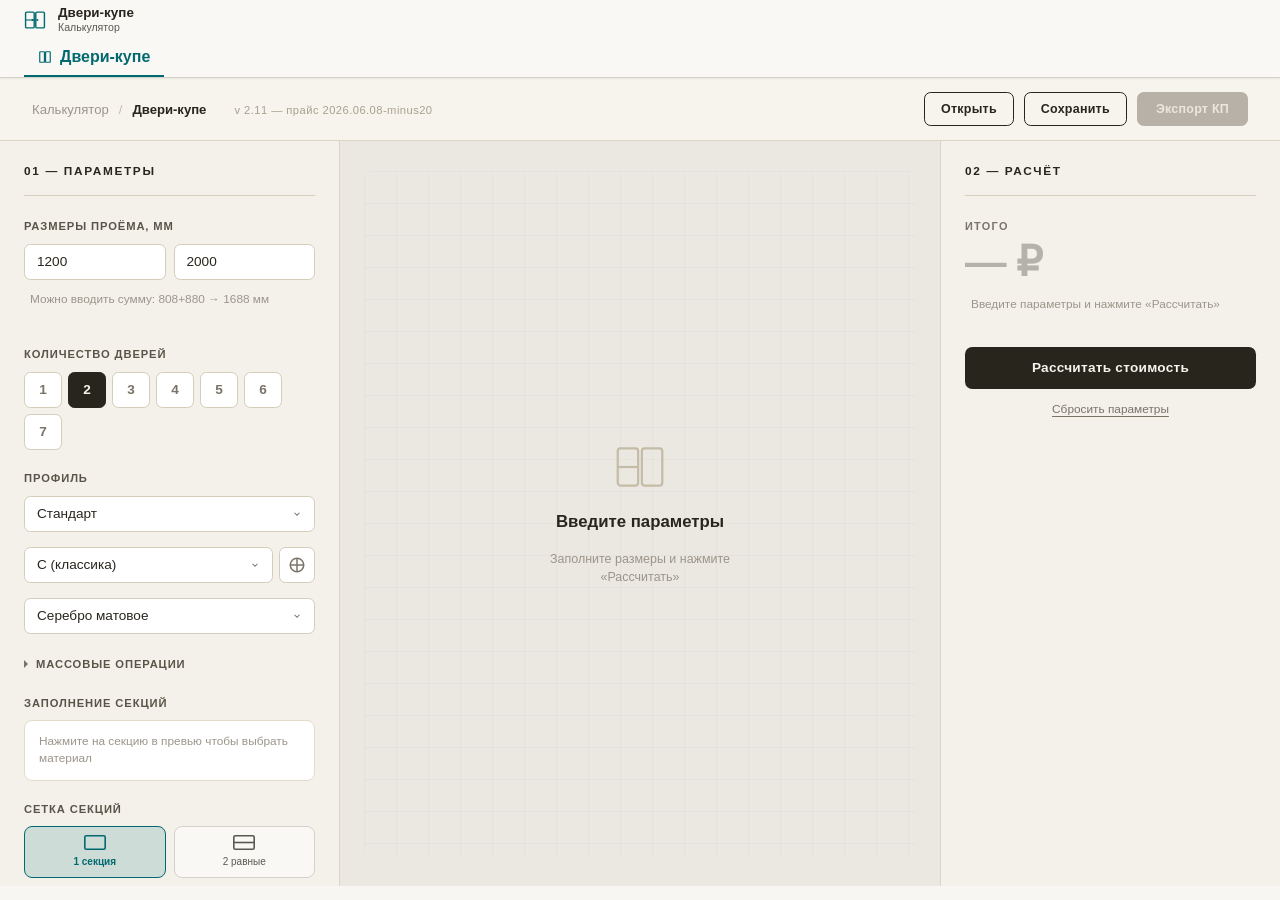
<file: index.html>
<!DOCTYPE html>
<html lang="ru" data-theme="light">
<head>
<meta charset="UTF-8">
<meta name="viewport" content="width=device-width, initial-scale=1.0">
<title>Калькулятор дверей-купе</title>
<!-- Шрифт Satoshi (Fontshare CDN) отключён — приложение работает оффлайн с USB.
     Fallback: Helvetica Neue → Arial → системный sans-serif. См. --font в css/main.css. -->
<link rel="stylesheet" href="css/main.css?v=20260930c">
</head>
<body>

<!-- ============================================================
     HEADER
     ============================================================ -->
<header class="hdr">
  <div class="hdr-top">
    <a class="logo" href="#">
      <svg width="28" height="28" viewBox="0 0 28 28" fill="none">
        <rect x="2" y="4" width="11" height="20" rx="1.5" stroke="currentColor" stroke-width="1.8"/>
        <rect x="15" y="4" width="11" height="20" rx="1.5" stroke="currentColor" stroke-width="1.8"/>
        <line x1="2" y1="14" x2="13" y2="14" stroke="currentColor" stroke-width="1.4"/>
        <circle cx="11" cy="14" r="1.4" fill="currentColor"/>
        <circle cx="17" cy="14" r="1.4" fill="currentColor"/>
      </svg>
      <div>
        <div class="logo-name">Двери-купе</div>
        <div class="logo-tag">Калькулятор</div>
      </div>
    </a>
    <!-- v1.3.2: переключатель темы удалён (тёмная тема не используется в B2B-калькуляторе) -->
    <div class="hdr-actions"></div>
  </div>
  <nav class="nav-tabs" id="navTabs">
    <a class="nav-tab active" href="#kupe" data-tab="kupe">
      <svg viewBox="0 0 24 24" fill="none" stroke="currentColor" stroke-width="2"><rect x="3" y="3" width="8" height="18" rx="1"/><rect x="13" y="3" width="8" height="18" rx="1"/></svg>
      Двери-купе
    </a>
  </nav>
</header>

<!-- ============================================================
     MODULE: ДВЕРИ-КУПЕ — 3-column редизайн (Phase 5)
     ============================================================ -->
<div class="module-page active" id="page-kupe">

  <!-- Top bar -->
  <div class="kupe-topbar">
    <div class="kupe-bc">
      <span class="kupe-bc-muted">Калькулятор</span>
      <span class="kupe-bc-sep">/</span>
      <span class="kupe-bc-current">Двери-купе</span>
      <span class="kupe-bc-version" id="kupeVersion">v 2.11 — 2026.09.30</span>
    </div>
    <div class="kupe-topbar-actions">
      <button class="kupe-btn-out" onclick="kupeOpenDraftsList()" title="Открыть сохранённый">Открыть</button>
      <button class="kupe-btn-out" onclick="kupeSaveDraft()" title="Сохранить в localStorage">Сохранить</button>
      <button class="kupe-btn-fill" id="kupeExportKPBtn" onclick="openKP()" disabled title="Сначала рассчитайте стоимость">Экспорт КП</button>
    </div>
  </div>

  <!-- 3-колонная сетка -->
  <div class="kupe-3col">

    <!-- LEFT: 01 — ПАРАМЕТРЫ -->
    <aside class="kupe-col kupe-col-left" id="panelForm">
      <div class="kupe-col-head">01 — ПАРАМЕТРЫ</div>

      <div id="kupeForm" class="kupe-form-list">

        <div class="kupe-sec">
          <div class="kupe-sec-lbl">Размеры проёма, мм</div>
          <div class="kupe-row-2">
            <input class="kupe-inp" id="width" type="text" data-dimension-sum value="1200" placeholder="Ширина" aria-label="Ширина проёма, мм" aria-describedby="dimensionHint widthError" autocomplete="off" spellcheck="false">
            <input class="kupe-inp" id="height" type="text" data-dimension-sum value="2000" placeholder="Высота" aria-label="Высота проёма, мм" aria-describedby="dimensionHint heightError" autocomplete="off" spellcheck="false">
          </div>
          <div class="kupe-hint" id="dimensionHint">Можно вводить сумму: 808+880 → 1688 мм</div>
          <div class="kupe-dimension-error" id="widthError" role="alert"></div>
          <div class="kupe-dimension-error" id="heightError" role="alert"></div>
        </div>

        <div class="kupe-sec">
          <div class="kupe-sec-lbl">Количество дверей</div>
          <div class="kupe-chips" id="doorCountChips">
            <button class="kupe-chip" data-val="1">1</button>
            <button class="kupe-chip kupe-chip-active" data-val="2">2</button>
            <button class="kupe-chip" data-val="3">3</button>
            <button class="kupe-chip" data-val="4">4</button>
            <button class="kupe-chip" data-val="5">5</button>
            <button class="kupe-chip" data-val="6">6</button>
            <button class="kupe-chip" data-val="7">7</button>
          </div>
          <select id="doorCount" style="display:none" onchange="onDoorCountChange()">
            <option value="1">1</option><option value="2" selected>2</option>
            <option value="3">3</option><option value="4">4</option>
            <option value="5">5</option><option value="6">6</option>
            <option value="7">7</option>
          </select>
        </div>

        <div id="singlePartRow" style="display:none">
          <div class="tog-row partition-row">
            <div>
              <div class="tog-lbl" style="display:flex;align-items:center;gap:6px;color:var(--color-primary)">
                <svg width="14" height="14" viewBox="0 0 24 24" fill="none" stroke="currentColor" stroke-width="2"><rect x="3" y="3" width="8" height="18" rx="1.5"/><rect x="13" y="3" width="8" height="18" rx="1.5" opacity=".35" stroke-dasharray="3 2"/></svg>
                Одиночная перегородка
              </div>
              <div class="tog-desc">Оплачивается 1 дверь</div>
            </div>
            <label class="toggle"><input type="checkbox" id="singlePartition"><span class="t-slider"></span></label>
          </div>
        </div>

        <div class="kupe-sec">
          <div class="kupe-sec-lbl">Профиль</div>
          <select class="kupe-sel" id="profileFamily" onchange="onProfileFamilyChange()" title="Семейство профилей"></select>
          <div class="profile-with-preview" style="margin-top:8px">
            <select class="kupe-sel" id="profileSystem" onchange="onProfileSystemChange()" title="Конкретный профиль семейства" style="flex:1"></select>
            <button class="btn-icon profile-sec-btn" type="button" onclick="showProfileSection()" title="Показать сечение профиля">
              <svg width="18" height="18" viewBox="0 0 24 24" fill="none" stroke="currentColor" stroke-width="2"><circle cx="12" cy="12" r="9"/><line x1="12" y1="3" x2="12" y2="21"/><line x1="3" y1="12" x2="21" y2="12"/></svg>
            </button>
          </div>
          <select class="kupe-sel" id="profileColor" onchange="onProfileColorChange()" style="margin-top:8px" title="Цвет профиля"></select>
          <input type="hidden" id="profMarkup" value="0">
        </div>

        <div class="kupe-sec" id="bulkPanel">
          <details class="bulk-details">
            <summary class="kupe-sec-lbl bulk-summary">Массовые операции</summary>
            <div class="bulk-actions">
              <div class="bulk-row bulk-row-stack">
                <select class="kupe-sel" id="bulkFillSel" title="Материал для массовой замены"></select>
                <button class="btn-secondary bulk-btn" type="button" onclick="bulkApplyFillToAll()">Применить ко всем дверям</button>
              </div>
              <div class="bulk-row bulk-row-copy">
                <span class="bulk-lbl">Скопировать дверь</span>
                <select class="kupe-sel bulk-inline-sel" id="bulkCopyFrom" title="Откуда"></select>
                <span class="bulk-arrow">→</span>
                <select class="kupe-sel bulk-inline-sel" id="bulkCopyTo" title="Куда"></select>
                <button class="btn-secondary bulk-btn bulk-btn-sm" type="button" onclick="bulkCopyDoor()">Копировать</button>
              </div>
              <div class="bulk-row bulk-row-stack">
                <button class="btn-secondary bulk-btn" type="button" onclick="bulkResetDividers()" title="Распределить разделители всех дверей равномерно по высоте">Сбросить разделители всех дверей</button>
                <button class="btn-secondary bulk-btn bulk-btn-danger" type="button" onclick="bulkClearAllFills()" title="Сбросить все полотна на материал по умолчанию">Очистить все полотна</button>
              </div>
            </div>
          </details>
        </div>

        <div class="kupe-sec">
          <div class="kupe-sec-lbl">Заполнение секций</div>
          <div class="kupe-fills-list" id="kupeFillsList">
            <div class="kupe-hint">Нажмите на секцию в превью чтобы выбрать материал</div>
          </div>
        </div>

        <div class="kupe-sec">
          <div class="kupe-sec-lbl">Сетка секций</div>
          <div class="sect-grid" id="sectionsGrid"></div>
          <div id="dividersBlock" style="display:none;flex-direction:column;gap:var(--sp3);margin-top:8px"></div>
        </div>

        <div class="kupe-sec">
          <div class="kupe-sec-lbl">Фурнитура и работа</div>
          <div class="tog-row">
            <div>
              <div class="tog-lbl">Доводчик</div>
              <div class="tog-desc" id="softClosePrice">+5 600 ₽ за дверь</div>
            </div>
            <label class="toggle"><input type="checkbox" id="softClose"><span class="t-slider"></span></label>
          </div>
          <div class="tog-row" id="complexRow" style="display:none;margin-top:6px">
            <div>
              <div class="tog-lbl">Сложная сборка <span class="badge badge-w" style="margin-left:5px">Авто</span></div>
              <div class="tog-desc" id="complexDesc">+6 000 ₽ за дверь (более 4 вставок)</div>
            </div>
            <label class="toggle"><input type="checkbox" id="complexWork" disabled checked><span class="t-slider"></span></label>
          </div>
        </div>

        <input type="hidden" id="fillMarkup" value="0">

      </div><!-- /kupeForm -->

      <!-- SECTION EDITOR -->
      <div id="sectionEditor" style="display:none;flex-direction:column;gap:var(--sp4)">
        <!-- v1.3 — Заметная кнопка возврата к основной форме -->
        <button class="sec-back-btn" type="button" onclick="closeSectionEditor()">
          <svg width="16" height="16" viewBox="0 0 24 24" fill="none" stroke="currentColor" stroke-width="2.4"><polyline points="15 18 9 12 15 6"/></svg>
          <span>Назад к параметрам</span>
        </button>
        <!-- v1.2 — Door tabs (быстрое переключение между дверями) -->
        <div id="doorEditTabs" class="door-edit-tabs"></div>
        <!-- v1.2 — Per-door section grid override -->
        <div id="doorSectOptCard" class="card" style="display:none">
          <div class="card-body" style="gap:8px">
            <div class="dso-head">
              <div class="dso-title">Сетка секций · <span id="dsoDoorNum">Дверь 1</span></div>
              <label class="toggle dso-toggle"><input type="checkbox" id="doorSectIndiv" onchange="onToggleDoorSectIndiv()"><span class="t-slider"></span></label>
            </div>
            <div id="dsoCurrentLabel" class="dso-current"></div>
            <div id="doorSectGrid" class="sect-grid" style="display:none"></div>
            <button id="dsoApplyAll" class="btn-secondary" type="button" onclick="applySectOptToAllDoors()" style="display:none;margin-top:6px">Применить эту сетку ко всем дверям</button>
          </div>
        </div>
        <div class="card">
          <div class="card-head" style="display:flex;align-items:center;gap:var(--sp3);padding:var(--sp3) var(--sp4)">
            <div class="card-title" id="sectionEditorTitle">Дверь 1</div>
          </div>
          <div class="card-body" style="padding-top:0;max-height:440px;overflow-y:auto">
            <input type="search" id="matSearch" class="kupe-mat-search" placeholder="🔍 Поиск материала..." oninput="filterMaterials(this.value)">
            <div id="sectionMaterialList"></div>
          </div>
        </div>
        <div class="card" id="texRotCard" style="display:none" title="Поворачивает текстуру ЛДСП на 90°. Используется когда дверь шире 1830 мм — длина листа (2750 мм) пойдёт по горизонтали.">
          <div class="card-body">
            <div class="tog-row" id="texRotRow">
              <div>
                <div class="tog-lbl">Горизонтальная укладка ЛДСП</div>
                <div class="tog-desc" id="texRotDesc">Лист 2750×1830 мм · поворот текстуры на 90°</div>
              </div>
              <label class="toggle" title="Применяется когда дверь шире 1830 мм"><input type="checkbox" id="texRotToggle" onchange="onTexRotToggle()"><span class="t-slider"></span></label>
            </div>
          </div>
        </div>
        <div class="card" id="filmCard">
          <div class="card-body">
            <div class="tog-row" id="filmRow">
              <div>
                <div class="tog-lbl">Защитная плёнка</div>
                <div class="tog-desc" id="filmDesc">Армировочная · 240 ₽/м²</div>
              </div>
              <label class="toggle"><input type="checkbox" id="filmToggle"><span class="t-slider"></span></label>
            </div>
          </div>
        </div>
        <div class="card sec-actions-sticky">
          <div class="card-body" style="display:flex;gap:var(--sp2);flex-direction:column">
            <button class="btn-secondary sec-apply-btn" onclick="applyToAllSections()">Применить ко всем&nbsp;секциям этой двери</button>
            <button class="btn-secondary sec-apply-btn" onclick="applyToAllDoors()">Применить ко всем&nbsp;дверям</button>
          </div>
        </div>
      </div>
    </aside>

    <!-- CENTER: визуализация -->
    <main class="kupe-col kupe-col-center" id="kupeVizCol">
      <div class="kupe-viz-stage" id="kupeVizStage">
        <div class="kupe-empty" id="emptyState">
          <svg width="52" height="52" viewBox="0 0 28 28" fill="none" stroke="currentColor" stroke-width="1.2"><rect x="2" y="4" width="11" height="20" rx="1.5"/><rect x="15" y="4" width="11" height="20" rx="1.5"/><line x1="2" y1="14" x2="13" y2="14"/></svg>
          <h3>Введите параметры</h3>
          <p>Заполните размеры и нажмите «Рассчитать»</p>
        </div>
        <div class="kupe-viz-area" id="kupeVizArea" style="display:none">
          <div class="viz-room" id="vizRoom"></div>
          <div class="kupe-proj-badge" id="kupeProjBadge">
            <div class="kupe-proj-num">ПРОЕКТ № <span id="kupeProjNum">—</span></div>
            <div class="kupe-proj-meta" id="kupeProjMeta">— × — мм · — ДВЕРЕЙ</div>
          </div>
        </div>
      </div>
    </main>

    <!-- RIGHT: 02 — РАСЧЁТ -->
    <aside class="kupe-col kupe-col-right" id="resultPanel">
      <div class="kupe-col-head">02 — РАСЧЁТ</div>

      <div id="kupeResultEmpty">
        <div class="kupe-hero-lbl">ИТОГО</div>
        <div class="kupe-hero-price" style="opacity:.3">— ₽</div>
        <div class="kupe-hint" style="margin-bottom:16px">Введите параметры и нажмите «Рассчитать»</div>
        <button class="kupe-btn-calc" onclick="calculate()">Рассчитать стоимость</button>
        <button class="kupe-btn-link" onclick="resetForm()">Сбросить параметры</button>
      </div>

      <div id="resultContent" style="display:none;flex-direction:column;gap:var(--sp4)"></div>
    </aside>

  </div>

  <!-- v1.4: мобильная нижняя панель — видна только на экранах ≤768px -->
  <div class="kupe-mobile-bar" id="kupeMobileBar">
    <button type="button" class="kupe-mbar-total" onclick="kupeMobileScrollResults()" title="К деталям расчёта">
      <span class="kupe-mbar-lbl">Итого</span>
      <span class="kupe-mbar-price" id="kupeMobileTotal">— ₽</span>
    </button>
    <button type="button" class="kupe-mbar-calc" onclick="kupeMobileCalc()">Рассчитать</button>
  </div>
</div>

<!-- Profile section modal -->
<div id="profileSectionModal" class="psec-modal" style="display:none">
  <div class="psec-modal-backdrop" onclick="closeProfileSection()"></div>
  <div class="psec-modal-panel">
    <div class="psec-modal-bar">
      <span class="psec-modal-title" id="psecModalTitle">Сечение профиля</span>
      <button class="psec-modal-close" type="button" onclick="closeProfileSection()" aria-label="Закрыть">✕</button>
    </div>
    <div class="psec-modal-body">
      <div class="psec-modal-img-wrap">
        <img id="psecModalImg" alt="Сечение профиля" class="psec-modal-img">
        <div id="psecModalPlaceholder" class="psec-modal-placeholder" style="display:none">
          <svg width="48" height="48" viewBox="0 0 24 24" fill="none" stroke="currentColor" stroke-width="1.4"><circle cx="12" cy="12" r="9"/><line x1="12" y1="3" x2="12" y2="21"/><line x1="3" y1="12" x2="21" y2="12"/></svg>
          <p>Сечение для этой системы пока не добавлено в каталог.</p>
          <p class="psec-modal-placeholder-hint">Будет извлечено из техкаталога Аристо в следующих обновлениях.</p>
        </div>
      </div>
      <div class="psec-modal-meta" id="psecModalMeta"></div>
      <div class="psec-modal-desc" id="psecModalDesc"></div>
    </div>
  </div>
</div>

<!-- v1.5: модал «Заказать дверь» — CTA для клиентов -->
<div id="orderModal" class="psec-modal" style="display:none">
  <div class="psec-modal-backdrop" onclick="closeOrderModal()"></div>
  <div class="psec-modal-panel">
    <div class="psec-modal-bar">
      <span class="psec-modal-title">Заказать дверь</span>
      <button class="psec-modal-close" type="button" onclick="closeOrderModal()" aria-label="Закрыть">✕</button>
    </div>
    <div class="psec-modal-body">
      <p class="order-lead">Понравился расчёт? Отправьте его нам — менеджер свяжется, уточнит замер и оформит заказ.</p>
      <div class="order-phone-row">
        <span>Max&nbsp;/&nbsp;телефон:</span>
        <a id="orderPhoneLink" class="order-phone" href="tel:+79101404291">+7 910 140-42-91</a>
      </div>
      <pre id="orderText" class="order-text"></pre>
      <div class="order-actions">
        <button type="button" class="order-btn order-btn-max" id="orderMaxBtn" style="display:none" onclick="orderOpenMessenger('max')">Написать в Max</button>
        <button type="button" class="order-btn order-btn-tg" id="orderTgBtn" style="display:none" onclick="orderOpenMessenger('tg')">Написать в Telegram</button>
        <button type="button" class="kupe-btn-fill order-btn" onclick="orderShare()">Отправить через другое приложение…</button>
        <button type="button" class="kupe-btn-out order-btn" id="orderCopyBtn" onclick="orderCopy()">Скопировать текст</button>
      </div>
      <p class="order-hint" id="orderHint">Кнопки мессенджеров откроют чат с нами — расчёт уже скопирован, просто вставьте его в сообщение и отправьте.</p>
    </div>
  </div>
</div>

<!-- KP modal -->
<div id="kpDocument">
  <div class="kp-modal-bar">
    <span style="font-weight:600;font-size:.9rem;color:#333">Коммерческое предложение — предпросмотр</span>
    <div class="kp-modal-actions">
      <button class="kp-btn-print" onclick="window.print()">
        <svg width="16" height="16" viewBox="0 0 24 24" fill="none" stroke="currentColor" stroke-width="2.2"><polyline points="6 9 6 2 18 2 18 9"/><path d="M6 18H4a2 2 0 0 1-2-2v-5a2 2 0 0 1 2-2h16a2 2 0 0 1 2 2v5a2 2 0 0 1-2 2h-2"/><rect x="6" y="14" width="12" height="8"/></svg>
        Печать / PDF
      </button>
      <button class="kp-btn-close" onclick="closeKP()">✕ Закрыть</button>
    </div>
  </div>
  <div class="kp-page" id="kpPageContent"></div>
</div>

<!-- 1. Данные -->
<script src="data/fillings.js?v=20260930c"></script>
<script src="data/profiles.js?v=20260930c"></script>
<script src="data/lamarty.js?v=20260930c"></script>
<script src="data/profile-sections.js?v=20260930c"></script>

<!-- 2. Утилиты и store -->
<script src="js/utils.js?v=20260930c"></script>
<script src="js/store.js?v=20260930c"></script>

<!-- 3. Router -->
<script src="js/router.js?v=20260930c"></script>

<!-- 4. Shared layers -->
<script src="js/shared-kp.js?v=20260930c"></script>

<!-- 5. Модуль купе -->
<script src="js/kupe.js?v=20260930c"></script>
</body>
</html>
</file>
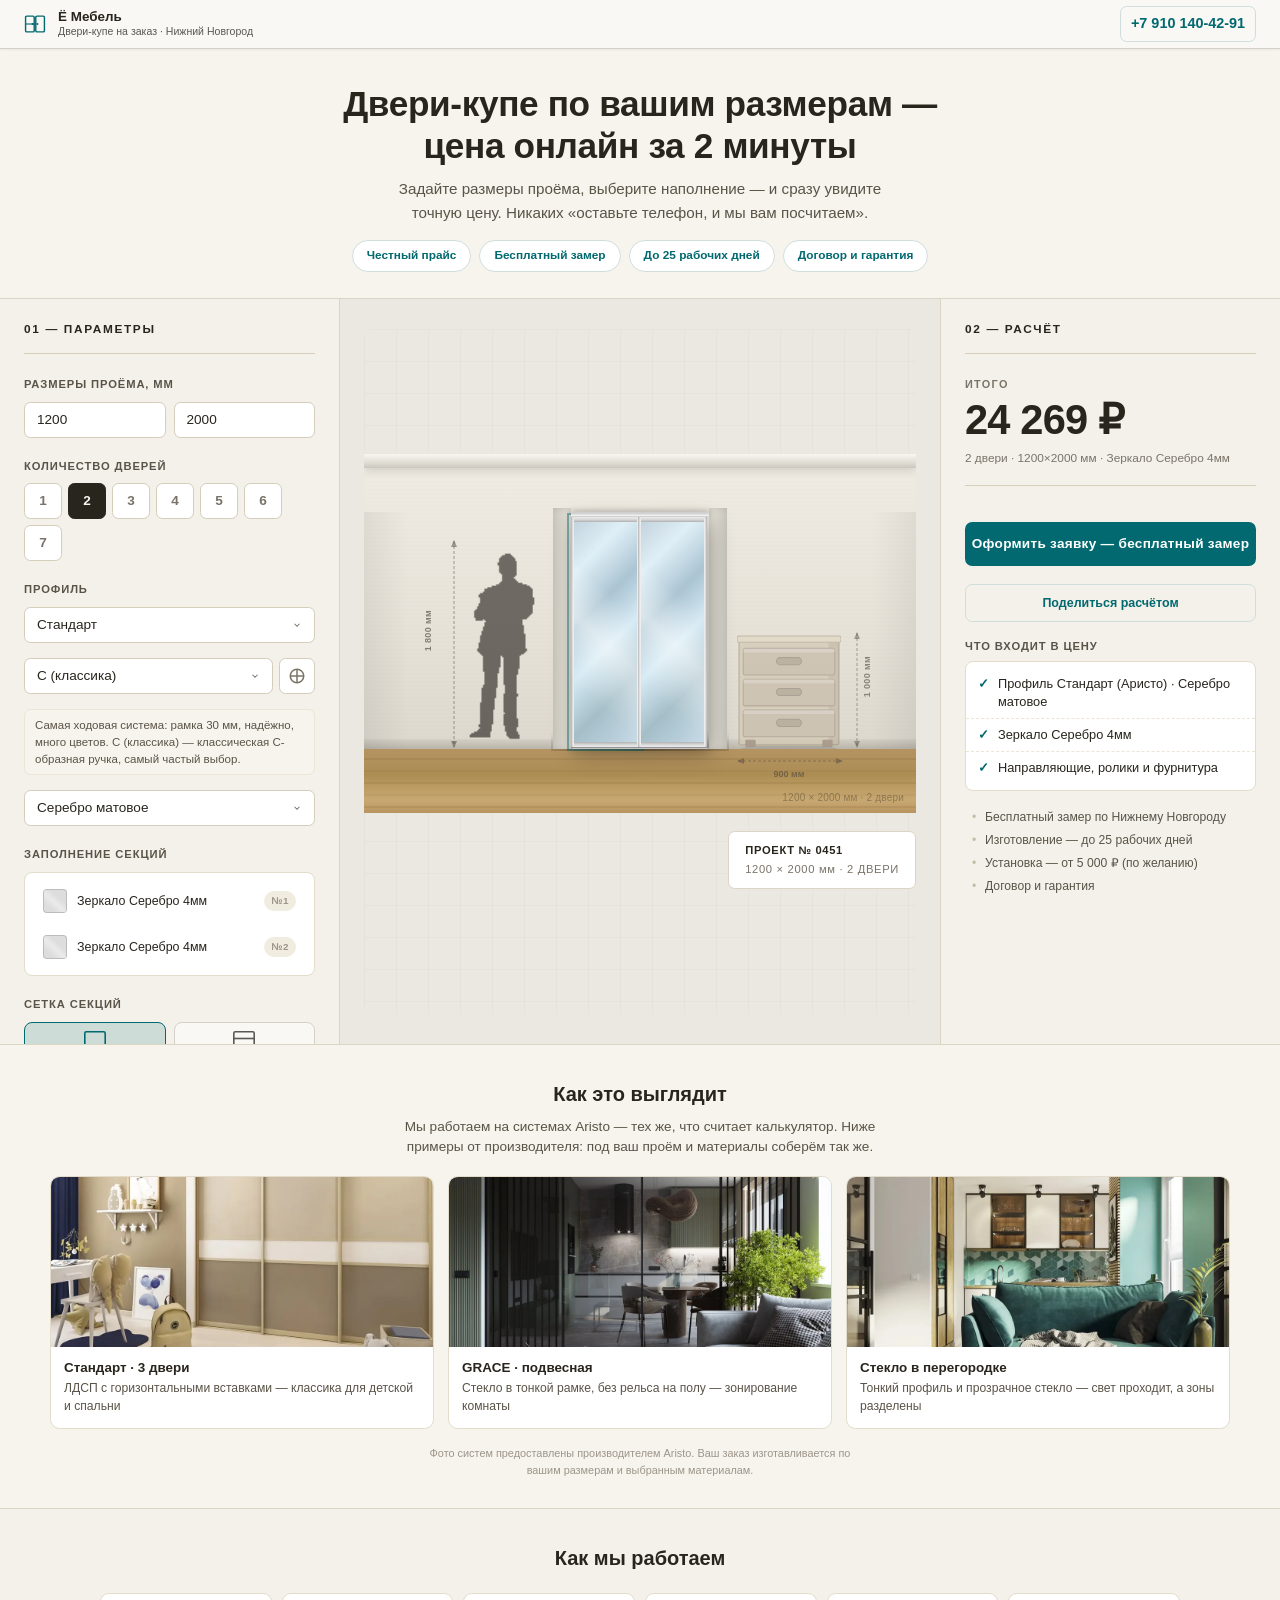
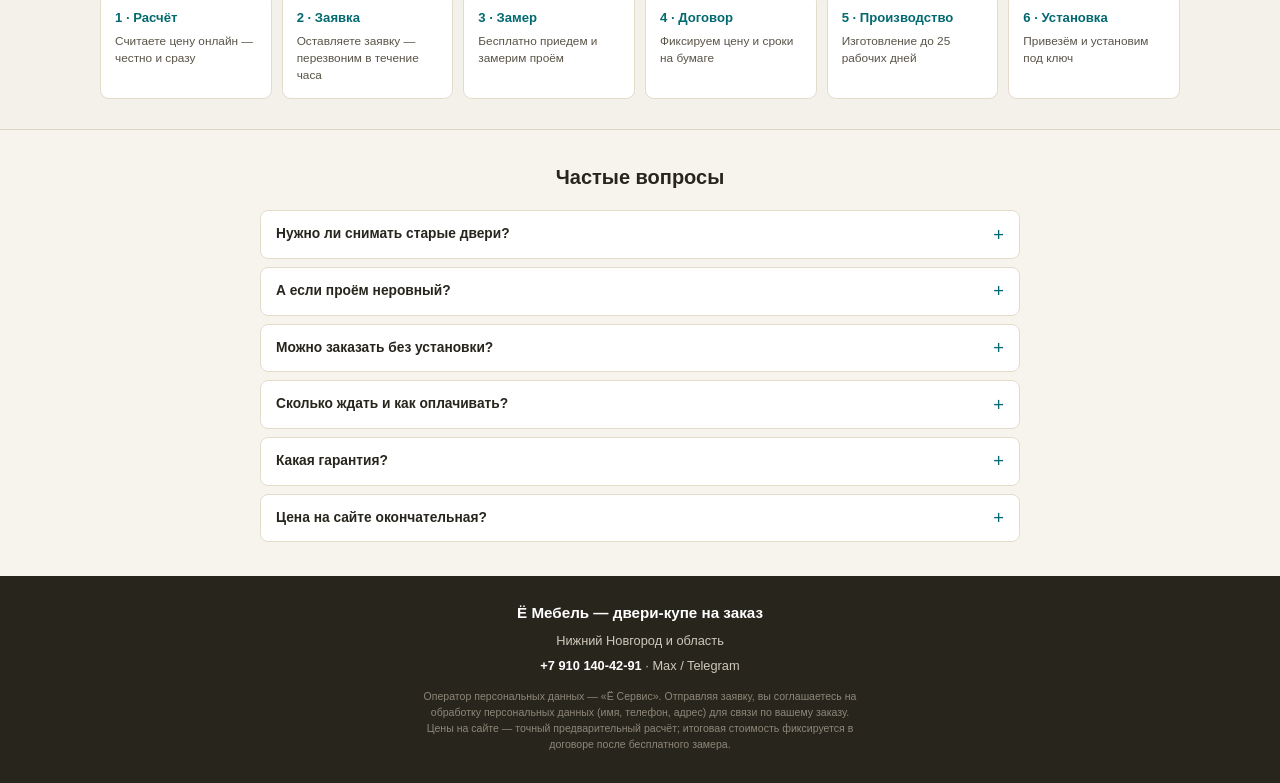
<file: client/index.html>
<!DOCTYPE html>
<html lang="ru" data-theme="light">
<head>
<meta charset="UTF-8">
<meta name="viewport" content="width=device-width, initial-scale=1.0">
<title>Двери-купе на заказ в Нижнем Новгороде — цена онлайн за 2 минуты | Ё Мебель</title>
<meta name="description" content="Рассчитайте двери-купе по своим размерам онлайн: точная цена сразу, без звонков. Бесплатный замер по Нижнему Новгороду и области, изготовление до 25 рабочих дней, установка под ключ.">
<meta property="og:title" content="Двери-купе на заказ в Нижнем Новгороде — цена онлайн за 2 минуты">
<meta property="og:description" content="Ё Мебель: рассчитайте точную цену дверей-купе по своим размерам. Бесплатный замер, изготовление до 25 рабочих дней, установка под ключ.">
<meta property="og:type" content="website">
<meta property="og:url" content="https://keppochka-nwr.github.io/kupe-calc/client/">
<meta property="og:locale" content="ru_RU">
<script type="application/ld+json">
{"@context":"https://schema.org","@type":"LocalBusiness","name":"Ё Мебель — двери-купе на заказ","telephone":"+79101404291","areaServed":"Нижний Новгород и область","url":"https://keppochka-nwr.github.io/kupe-calc/client/","priceRange":"₽₽"}
</script>
<!-- Шрифт Satoshi (Fontshare CDN) отключён — приложение работает оффлайн с USB.
     Fallback: Helvetica Neue → Arial → системный sans-serif. См. --font в css/main.css. -->
<link rel="stylesheet" href="css/main.css?v=client1">
</head>
<body>

<!-- ============================================================
     HEADER
     ============================================================ -->
<header class="hdr">
  <div class="hdr-top">
    <a class="logo" href="#">
      <svg width="28" height="28" viewBox="0 0 28 28" fill="none">
        <rect x="2" y="4" width="11" height="20" rx="1.5" stroke="currentColor" stroke-width="1.8"/>
        <rect x="15" y="4" width="11" height="20" rx="1.5" stroke="currentColor" stroke-width="1.8"/>
        <line x1="2" y1="14" x2="13" y2="14" stroke="currentColor" stroke-width="1.4"/>
        <circle cx="11" cy="14" r="1.4" fill="currentColor"/>
        <circle cx="17" cy="14" r="1.4" fill="currentColor"/>
      </svg>
      <div>
        <div class="logo-name">Ё Мебель</div>
        <div class="logo-tag">Двери-купе на заказ · Нижний Новгород</div>
      </div>
    </a>
    <div class="hdr-actions">
      <a class="client-hdr-phone" href="tel:+79101404291">+7 910 140-42-91</a>
    </div>
  </div>
  <nav class="nav-tabs" id="navTabs" style="display:none">
    <a class="nav-tab active" href="#kupe" data-tab="kupe">Двери-купе</a>
  </nav>
</header>

<!-- ============================================================
     MODULE: ДВЕРИ-КУПЕ — 3-column редизайн (Phase 5)
     ============================================================ -->
<div class="module-page active" id="page-kupe">

  <!-- CLIENT: hero вместо служебного топбара -->
  <section class="client-hero">
    <h1>Двери-купе по вашим размерам —<br>цена онлайн за 2&nbsp;минуты</h1>
    <p>Задайте размеры проёма, выберите наполнение — и сразу увидите точную цену. Никаких «оставьте телефон, и мы вам посчитаем».</p>
    <div class="client-hero-badges">
      <span>Честный прайс</span>
      <span>Бесплатный замер</span>
      <span>До 25 рабочих дней</span>
      <span>Договор и гарантия</span>
    </div>
    <span id="kupeVersion" style="display:none"></span>
  </section>

  <!-- 3-колонная сетка -->
  <div class="kupe-3col">

    <!-- LEFT: 01 — ПАРАМЕТРЫ -->
    <aside class="kupe-col kupe-col-left" id="panelForm">
      <div class="kupe-col-head">01 — ПАРАМЕТРЫ</div>

      <div id="kupeForm" class="kupe-form-list">

        <div class="kupe-sec">
          <div class="kupe-sec-lbl">Размеры проёма, мм</div>
          <div class="kupe-row-2">
            <input class="kupe-inp" id="width" type="number" value="1200" min="400" max="4000" placeholder="Ширина">
            <input class="kupe-inp" id="height" type="number" value="2000" min="600" max="3000" placeholder="Высота">
          </div>
        </div>

        <div class="kupe-sec">
          <div class="kupe-sec-lbl">Количество дверей</div>
          <div class="kupe-chips" id="doorCountChips">
            <button class="kupe-chip" data-val="1">1</button>
            <button class="kupe-chip kupe-chip-active" data-val="2">2</button>
            <button class="kupe-chip" data-val="3">3</button>
            <button class="kupe-chip" data-val="4">4</button>
            <button class="kupe-chip" data-val="5">5</button>
            <button class="kupe-chip" data-val="6">6</button>
            <button class="kupe-chip" data-val="7">7</button>
          </div>
          <select id="doorCount" style="display:none" onchange="onDoorCountChange()">
            <option value="1">1</option><option value="2" selected>2</option>
            <option value="3">3</option><option value="4">4</option>
            <option value="5">5</option><option value="6">6</option>
            <option value="7">7</option>
          </select>
        </div>

        <div id="singlePartRow" style="display:none">
          <div class="tog-row partition-row">
            <div>
              <div class="tog-lbl" style="display:flex;align-items:center;gap:6px;color:var(--color-primary)">
                <svg width="14" height="14" viewBox="0 0 24 24" fill="none" stroke="currentColor" stroke-width="2"><rect x="3" y="3" width="8" height="18" rx="1.5"/><rect x="13" y="3" width="8" height="18" rx="1.5" opacity=".35" stroke-dasharray="3 2"/></svg>
                Одиночная перегородка
              </div>
              <div class="tog-desc">Одна дверь, вторая половина проёма остаётся открытой</div>
            </div>
            <label class="toggle"><input type="checkbox" id="singlePartition"><span class="t-slider"></span></label>
          </div>
        </div>

        <div class="kupe-sec">
          <div class="kupe-sec-lbl">Профиль</div>
          <select class="kupe-sel" id="profileFamily" onchange="onProfileFamilyChange()" title="Семейство профилей"></select>
          <div class="profile-with-preview" style="margin-top:8px">
            <select class="kupe-sel" id="profileSystem" onchange="onProfileSystemChange()" title="Конкретный профиль семейства" style="flex:1"></select>
            <button class="btn-icon profile-sec-btn" type="button" onclick="showProfileSection()" title="Показать сечение профиля">
              <svg width="18" height="18" viewBox="0 0 24 24" fill="none" stroke="currentColor" stroke-width="2"><circle cx="12" cy="12" r="9"/><line x1="12" y1="3" x2="12" y2="21"/><line x1="3" y1="12" x2="21" y2="12"/></svg>
            </button>
          </div>
          <div class="profile-help" id="profileHelp"></div>
          <select class="kupe-sel" id="profileColor" onchange="onProfileColorChange()" style="margin-top:8px" title="Цвет профиля"></select>
          <input type="hidden" id="profMarkup" value="0">
        </div>

        <!-- CLIENT: массовые операции скрыты (менеджерский инструмент);
             селекты оставлены скрытыми — их заполняет JS-инициализация -->
        <div class="kupe-sec" id="bulkPanel" style="display:none">
          <select id="bulkFillSel"></select>
          <select id="bulkCopyFrom"></select>
          <select id="bulkCopyTo"></select>
        </div>

        <div class="kupe-sec">
          <div class="kupe-sec-lbl">Заполнение секций</div>
          <div class="kupe-fills-list" id="kupeFillsList">
            <div class="kupe-hint">Нажмите на секцию в превью чтобы выбрать материал</div>
          </div>
        </div>

        <div class="kupe-sec">
          <div class="kupe-sec-lbl">Сетка секций</div>
          <div class="sect-grid" id="sectionsGrid"></div>
          <div id="dividersBlock" style="display:none;flex-direction:column;gap:var(--sp3);margin-top:8px"></div>
        </div>

        <div class="kupe-sec">
          <div class="kupe-sec-lbl">Фурнитура и работа</div>
          <div class="tog-row">
            <div>
              <div class="tog-lbl">Доводчик</div>
              <div class="tog-desc" id="softCloseDesc">Двери закрываются плавно, без хлопка</div>
            </div>
            <label class="toggle"><input type="checkbox" id="softClose"><span class="t-slider"></span></label>
          </div>
          <div class="tog-row" id="complexRow" style="display:none;margin-top:6px">
            <div>
              <div class="tog-lbl">Двери со вставками <span class="badge badge-w" style="margin-left:5px">Авто</span></div>
              <div class="tog-desc" id="complexDesc">Доплата за сборку двери с несколькими вставками</div>
            </div>
            <label class="toggle"><input type="checkbox" id="complexWork" disabled checked><span class="t-slider"></span></label>
          </div>
        </div>

        <input type="hidden" id="fillMarkup" value="0">

      </div><!-- /kupeForm -->

      <!-- SECTION EDITOR -->
      <div id="sectionEditor" style="display:none;flex-direction:column;gap:var(--sp4)">
        <!-- v1.3 — Заметная кнопка возврата к основной форме -->
        <button class="sec-back-btn" type="button" onclick="closeSectionEditor()">
          <svg width="16" height="16" viewBox="0 0 24 24" fill="none" stroke="currentColor" stroke-width="2.4"><polyline points="15 18 9 12 15 6"/></svg>
          <span>Назад к параметрам</span>
        </button>
        <!-- v1.2 — Door tabs (быстрое переключение между дверями) -->
        <div id="doorEditTabs" class="door-edit-tabs"></div>
        <!-- v1.2 — Per-door section grid override -->
        <div id="doorSectOptCard" class="card" style="display:none">
          <div class="card-body" style="gap:8px">
            <div class="dso-head">
              <div class="dso-title">Сетка секций · <span id="dsoDoorNum">Дверь 1</span></div>
              <label class="toggle dso-toggle"><input type="checkbox" id="doorSectIndiv" onchange="onToggleDoorSectIndiv()"><span class="t-slider"></span></label>
            </div>
            <div id="dsoCurrentLabel" class="dso-current"></div>
            <div id="doorSectGrid" class="sect-grid" style="display:none"></div>
            <button id="dsoApplyAll" class="btn-secondary" type="button" onclick="applySectOptToAllDoors()" style="display:none;margin-top:6px">Применить эту сетку ко всем дверям</button>
          </div>
        </div>
        <div class="card">
          <div class="card-head" style="display:flex;align-items:center;gap:var(--sp3);padding:var(--sp3) var(--sp4)">
            <div class="card-title" id="sectionEditorTitle">Дверь 1</div>
          </div>
          <div class="card-body" style="padding-top:0;max-height:440px;overflow-y:auto">
            <input type="search" id="matSearch" class="kupe-mat-search" placeholder="🔍 Поиск материала..." oninput="filterMaterials(this.value)">
            <div id="sectionMaterialList"></div>
          </div>
        </div>
        <div class="card" id="texRotCard" style="display:none" title="Поворачивает текстуру ЛДСП на 90°. Используется когда дверь шире 1830 мм — длина листа (2750 мм) пойдёт по горизонтали.">
          <div class="card-body">
            <div class="tog-row" id="texRotRow">
              <div>
                <div class="tog-lbl">Горизонтальная укладка ЛДСП</div>
                <div class="tog-desc" id="texRotDesc">Лист 2750×1830 мм · поворот текстуры на 90°</div>
              </div>
              <label class="toggle" title="Применяется когда дверь шире 1830 мм"><input type="checkbox" id="texRotToggle" onchange="onTexRotToggle()"><span class="t-slider"></span></label>
            </div>
          </div>
        </div>
        <div class="card" id="filmCard">
          <div class="card-body">
            <div class="tog-row" id="filmRow">
              <div>
                <div class="tog-lbl">Защитная плёнка</div>
                <div class="tog-desc" id="filmDesc">Армировочная · 240 ₽/м²</div>
              </div>
              <label class="toggle"><input type="checkbox" id="filmToggle"><span class="t-slider"></span></label>
            </div>
          </div>
        </div>
        <div class="card sec-actions-sticky">
          <div class="card-body" style="display:flex;gap:var(--sp2);flex-direction:column">
            <button class="btn-secondary sec-apply-btn" onclick="applyToAllSections()">Применить ко всем&nbsp;секциям этой двери</button>
            <button class="btn-secondary sec-apply-btn" onclick="applyToAllDoors()">Применить ко всем&nbsp;дверям</button>
          </div>
        </div>
      </div>
    </aside>

    <!-- CENTER: визуализация -->
    <main class="kupe-col kupe-col-center" id="kupeVizCol">
      <div class="kupe-viz-stage" id="kupeVizStage">
        <div class="kupe-empty" id="emptyState">
          <svg width="52" height="52" viewBox="0 0 28 28" fill="none" stroke="currentColor" stroke-width="1.2"><rect x="2" y="4" width="11" height="20" rx="1.5"/><rect x="15" y="4" width="11" height="20" rx="1.5"/><line x1="2" y1="14" x2="13" y2="14"/></svg>
          <h3>Введите параметры</h3>
          <p>Заполните размеры и нажмите «Рассчитать»</p>
        </div>
        <div class="kupe-viz-area" id="kupeVizArea" style="display:none">
          <div class="viz-room" id="vizRoom"></div>
          <div class="kupe-proj-badge" id="kupeProjBadge">
            <div class="kupe-proj-num">ПРОЕКТ № <span id="kupeProjNum">—</span></div>
            <div class="kupe-proj-meta" id="kupeProjMeta">— × — мм · — ДВЕРЕЙ</div>
          </div>
        </div>
      </div>
    </main>

    <!-- RIGHT: 02 — РАСЧЁТ -->
    <aside class="kupe-col kupe-col-right" id="resultPanel">
      <div class="kupe-col-head">02 — РАСЧЁТ</div>

      <div id="kupeResultEmpty">
        <div class="kupe-hero-lbl">ИТОГО</div>
        <div class="kupe-hero-price" style="opacity:.3">— ₽</div>
        <div class="kupe-hint" style="margin-bottom:16px">Введите параметры и нажмите «Рассчитать»</div>
        <button class="kupe-btn-calc" onclick="calculate()">Рассчитать стоимость</button>
        <button class="kupe-btn-link" onclick="resetForm()">Сбросить параметры</button>
      </div>

      <div id="resultContent" style="display:none;flex-direction:column;gap:var(--sp4)"></div>
    </aside>

  </div>

  <!-- CLIENT: примеры на системах Aristo (фото производителя, не выдаём за свои работы) -->
  <section class="client-gallery-wrap">
    <h2>Как это выглядит</h2>
    <p class="client-gallery-lead">Мы работаем на системах Aristo — тех же, что считает калькулятор. Ниже примеры от производителя: под ваш проём и материалы соберём так же.</p>
    <div class="client-gallery">
      <figure class="client-gal-item">
        <img src="assets/gallery/standart.webp" alt="Трёхдверный шкаф-купе с горизонтальными вставками" loading="lazy" width="1400" height="442">
        <figcaption><b>Стандарт · 3 двери</b>ЛДСП с горизонтальными вставками — классика для детской и спальни</figcaption>
      </figure>
      <figure class="client-gal-item">
        <img src="assets/gallery/grace.webp" alt="Подвесная система GRACE — стеклянная перегородка" loading="lazy" width="1400" height="442">
        <figcaption><b>GRACE · подвесная</b>Стекло в тонкой рамке, без рельса на полу — зонирование комнаты</figcaption>
      </figure>
      <figure class="client-gal-item">
        <img src="assets/gallery/modul.webp" alt="Стеклянные раздвижные перегородки в интерьере" loading="lazy" width="1400" height="442">
        <figcaption><b>Стекло в перегородке</b>Тонкий профиль и прозрачное стекло — свет проходит, а зоны разделены</figcaption>
      </figure>
    </div>
    <p class="client-gallery-note">Фото систем предоставлены производителем Aristo. Ваш заказ изготавливается по вашим размерам и выбранным материалам.</p>
  </section>

  <!-- CLIENT: как мы работаем -->
  <section class="client-steps-wrap">
    <h2>Как мы работаем</h2>
    <div class="client-steps">
      <div class="client-step"><b>1 · Расчёт</b><span>Считаете цену онлайн — честно и сразу</span></div>
      <div class="client-step"><b>2 · Заявка</b><span>Оставляете заявку — перезвоним в течение часа</span></div>
      <div class="client-step"><b>3 · Замер</b><span>Бесплатно приедем и замерим проём</span></div>
      <div class="client-step"><b>4 · Договор</b><span>Фиксируем цену и сроки на бумаге</span></div>
      <div class="client-step"><b>5 · Производство</b><span>Изготовление до 25 рабочих дней</span></div>
      <div class="client-step"><b>6 · Установка</b><span>Привезём и установим под ключ</span></div>
    </div>
  </section>

  <!-- CLIENT: частые вопросы -->
  <section class="client-faq-wrap">
    <h2>Частые вопросы</h2>
    <div class="client-faq">
      <details class="faq-item">
        <summary>Нужно ли снимать старые двери?</summary>
        <p>Нет, это наша работа. При установке демонтируем старые двери и направляющие и увезём их, если попросите. Сам шкаф трогать не придётся — двери-купе меняются отдельно от корпуса.</p>
      </details>
      <details class="faq-item">
        <summary>А если проём неровный?</summary>
        <p>Так бывает почти всегда — стены и пол редко идеальны. Именно поэтому мы делаем бесплатный замер: замерщик снимает проём в нескольких точках и учитывает завал. Двери изготавливаются по факту, а не по вашим прикидкам, поэтому финальные размеры могут немного отличаться от расчёта на сайте.</p>
      </details>
      <details class="faq-item">
        <summary>Можно заказать без установки?</summary>
        <p>Да. Установка — по желанию, галочка в заявке. Если ставите сами, привезём двери с направляющими и крепежом, останется закрепить рельсы и завести полотна. Замер всё равно рекомендуем сделать нам — ошибка в размерах обойдётся дороже монтажа.</p>
      </details>
      <details class="faq-item">
        <summary>Сколько ждать и как оплачивать?</summary>
        <p>До 25 рабочих дней с момента подписания договора. Оплата в два этапа: предоплата при заключении договора после замера и остаток после установки. Цена фиксируется в договоре и потом не меняется.</p>
      </details>
      <details class="faq-item">
        <summary>Какая гарантия?</summary>
        <p>Гарантия на изделие и работу фиксируется в договоре. Профили Aristo рассчитаны на десятки тысяч открываний; если что-то пойдёт не так — приедем и разберёмся.</p>
      </details>
      <details class="faq-item">
        <summary>Цена на сайте окончательная?</summary>
        <p>Это точный расчёт по вашим размерам и выбранным материалам — мы не занижаем цифру, чтобы заманить на замер. Итог может измениться только если после замера поменяются размеры или вы сами выберете другое наполнение. Доставка и установка считаются отдельно.</p>
      </details>
    </div>
  </section>

  <!-- CLIENT: футер -->
  <footer class="client-footer">
    <div class="client-footer-brand">Ё Мебель — двери-купе на заказ</div>
    <div>Нижний Новгород и область</div>
    <div><a href="tel:+79101404291">+7 910 140-42-91</a> · Max / Telegram</div>
    <div class="client-footer-legal">Оператор персональных данных — «Ё Сервис». Отправляя заявку, вы соглашаетесь на обработку персональных данных (имя, телефон, адрес) для связи по вашему заказу. Цены на сайте — точный предварительный расчёт; итоговая стоимость фиксируется в договоре после бесплатного замера.</div>
  </footer>

  <!-- v1.4: мобильная нижняя панель — видна только на экранах ≤768px -->
  <div class="kupe-mobile-bar" id="kupeMobileBar">
    <button type="button" class="kupe-mbar-total" onclick="kupeMobileScrollResults()" title="К деталям расчёта">
      <span class="kupe-mbar-lbl">Итого</span>
      <span class="kupe-mbar-price" id="kupeMobileTotal">— ₽</span>
    </button>
    <a class="kupe-mbar-call" href="tel:+79101404291" aria-label="Позвонить">
      <svg width="20" height="20" viewBox="0 0 24 24" fill="none" stroke="currentColor" stroke-width="2"><path d="M22 16.92v3a2 2 0 0 1-2.18 2 19.79 19.79 0 0 1-8.63-3.07 19.5 19.5 0 0 1-6-6 19.79 19.79 0 0 1-3.07-8.67A2 2 0 0 1 4.11 2h3a2 2 0 0 1 2 1.72c.13.96.36 1.9.7 2.81a2 2 0 0 1-.45 2.11L8.09 9.91a16 16 0 0 0 6 6l1.27-1.27a2 2 0 0 1 2.11-.45c.9.34 1.85.57 2.81.7A2 2 0 0 1 22 16.92z"/></svg>
    </a>
    <button type="button" class="kupe-mbar-calc" id="kupeMobileCta" onclick="kupeMobileCalc()">Рассчитать</button>
  </div>
</div>

<!-- Profile section modal -->
<div id="profileSectionModal" class="psec-modal" style="display:none">
  <div class="psec-modal-backdrop" onclick="closeProfileSection()"></div>
  <div class="psec-modal-panel">
    <div class="psec-modal-bar">
      <span class="psec-modal-title" id="psecModalTitle">Сечение профиля</span>
      <button class="psec-modal-close" type="button" onclick="closeProfileSection()" aria-label="Закрыть">✕</button>
    </div>
    <div class="psec-modal-body">
      <div class="psec-modal-img-wrap">
        <img id="psecModalImg" alt="Сечение профиля" class="psec-modal-img">
        <div id="psecModalPlaceholder" class="psec-modal-placeholder" style="display:none">
          <svg width="48" height="48" viewBox="0 0 24 24" fill="none" stroke="currentColor" stroke-width="1.4"><circle cx="12" cy="12" r="9"/><line x1="12" y1="3" x2="12" y2="21"/><line x1="3" y1="12" x2="21" y2="12"/></svg>
          <p>Сечение для этой системы пока не добавлено в каталог.</p>
          <p class="psec-modal-placeholder-hint">Будет извлечено из техкаталога Аристо в следующих обновлениях.</p>
        </div>
      </div>
      <div class="psec-modal-meta" id="psecModalMeta"></div>
      <div class="psec-modal-desc" id="psecModalDesc"></div>
    </div>
  </div>
</div>

<!-- CLIENT: модал «Оформить заявку» — форма + мессенджеры -->
<div id="orderModal" class="psec-modal" style="display:none">
  <div class="psec-modal-backdrop" onclick="closeOrderModal()"></div>
  <div class="psec-modal-panel">
    <div class="psec-modal-bar">
      <span class="psec-modal-title">Оформить заявку</span>
      <button class="psec-modal-close" type="button" onclick="closeOrderModal()" aria-label="Закрыть">✕</button>
    </div>
    <div class="psec-modal-body">

      <div id="orderFormBox" class="order-form">
        <pre id="orderText" class="order-text order-text-compact"></pre>
        <div class="order-field">
          <label for="ordName">Ваше имя *</label>
          <input class="kupe-inp" id="ordName" type="text" placeholder="Иван">
        </div>
        <div class="order-field">
          <label for="ordPhone">Телефон *</label>
          <input class="kupe-inp" id="ordPhone" type="tel" placeholder="+7 ___ ___-__-__">
        </div>
        <div class="order-row-2">
          <div class="order-field">
            <label for="ordCity">Город</label>
            <input class="kupe-inp" id="ordCity" type="text" value="Нижний Новгород">
          </div>
          <div class="order-field">
            <label for="ordAddr">Адрес (для замера)</label>
            <input class="kupe-inp" id="ordAddr" type="text" placeholder="улица, дом">
          </div>
        </div>
        <label class="order-check"><input type="checkbox" id="ordMeasure" checked> Нужен бесплатный замер</label>
        <label class="order-check"><input type="checkbox" id="ordInstall" checked> Нужна установка (+13%, от 5 000 ₽)</label>
        <div class="order-field">
          <label for="ordComment">Комментарий</label>
          <input class="kupe-inp" id="ordComment" type="text" placeholder="Когда удобно позвонить, пожелания…">
        </div>
        <label class="order-check order-consent" id="ordConsentRow"><input type="checkbox" id="ordConsent" checked> Соглашаюсь на обработку персональных данных (оператор — «Ё Сервис»)</label>
        <button type="button" class="kupe-btn-order order-btn" id="ordSubmitBtn" onclick="submitOrder()">Отправить заявку</button>
        <p class="order-hint">Или отправьте расчёт нам в мессенджер сами — текст скопируется автоматически:</p>
        <div class="order-actions">
          <button type="button" class="order-btn order-btn-max" id="orderMaxBtn" style="display:none" onclick="orderOpenMessenger('max')">Написать в Max</button>
          <button type="button" class="order-btn order-btn-tg" id="orderTgBtn" style="display:none" onclick="orderOpenMessenger('tg')">Написать в Telegram</button>
        </div>
        <div class="order-phone-row">
          <span>Телефон:</span>
          <a id="orderPhoneLink" class="order-phone" href="tel:+79101404291">+7 910 140-42-91</a>
        </div>
      </div>

      <div id="orderDoneBox" class="order-done" style="display:none">
        <div class="order-done-icon">✓</div>
        <p id="orderDoneText" class="order-lead"></p>
        <div class="order-actions">
          <button type="button" class="order-btn order-btn-max" onclick="orderOpenMessenger('max')">Написать в Max</button>
          <button type="button" class="order-btn order-btn-tg" onclick="orderOpenMessenger('tg')">Написать в Telegram</button>
        </div>
        <div class="order-phone-row">
          <span>Телефон:</span>
          <a class="order-phone" href="tel:+79101404291">+7 910 140-42-91</a>
        </div>
        <button type="button" class="kupe-btn-out order-btn" onclick="closeOrderModal()">Закрыть</button>
      </div>

    </div>
  </div>
</div>

<!-- KP modal -->
<div id="kpDocument">
  <div class="kp-modal-bar">
    <span style="font-weight:600;font-size:.9rem;color:#333">Коммерческое предложение — предпросмотр</span>
    <div class="kp-modal-actions">
      <button class="kp-btn-print" onclick="window.print()">
        <svg width="16" height="16" viewBox="0 0 24 24" fill="none" stroke="currentColor" stroke-width="2.2"><polyline points="6 9 6 2 18 2 18 9"/><path d="M6 18H4a2 2 0 0 1-2-2v-5a2 2 0 0 1 2-2h16a2 2 0 0 1 2 2v5a2 2 0 0 1-2 2h-2"/><rect x="6" y="14" width="12" height="8"/></svg>
        Печать / PDF
      </button>
      <button class="kp-btn-close" onclick="closeKP()">✕ Закрыть</button>
    </div>
  </div>
  <div class="kp-page" id="kpPageContent"></div>
</div>

<!-- 1. Данные -->
<script src="data/fillings.js?v=client1"></script>
<script src="data/profiles.js?v=client1"></script>
<script src="data/lamarty.js?v=client1"></script>
<script src="data/profile-sections.js?v=client1"></script>

<!-- 2. Утилиты и store -->
<script src="js/utils.js?v=client1"></script>
<script src="js/store.js?v=client1"></script>

<!-- 3. Router -->
<script src="js/router.js?v=client1"></script>

<!-- 4. Shared layers -->
<script src="js/shared-kp.js?v=client1"></script>

<!-- 5. Модуль купе -->
<script src="js/kupe.js?v=client1"></script>
</body>
</html>
</file>
<file: css/main.css>
/* ============================================================
   DESIGN TOKENS
   ============================================================ */
:root,[data-theme="light"]{
  --color-bg:#f7f6f2;
  --color-surface:#f9f8f5;
  --color-surface-2:#fbfbf9;
  --color-surface-offset:#f3f0ec;
  --color-surface-offset-2:#edeae5;
  --color-surface-dynamic:#e6e4df;
  --color-divider:#dcd9d5;
  --color-border:#d4d1ca;
  --color-text:#28251d;
  --color-text-muted:#5a5852;   /* было #7a7974 — контраст с #ebe8e2 ~ 6.4:1 (WCAG AA: 4.5:1) */
  --color-text-faint:#7a7672;   /* было #bab9b4 — контраст ~ 4.0:1 (WCAG AA Large: 3:1) */
  --color-primary:#01696f;
  --color-primary-hover:#0c4e54;
  --color-primary-active:#0f3638;
  --color-primary-highlight:#cedcd8;
  --color-success:#437a22;
  --color-success-highlight:#d4dfcc;
  --color-warning:#964219;
  --color-warning-highlight:#ddcfc6;
  --color-error:#a12c7b;
  --color-blue:#006494;
  --color-blue-highlight:#c6d8e4;
  --radius-sm:.375rem;--radius-md:.5rem;--radius-lg:.75rem;
  --radius-xl:1rem;--radius-2xl:1.25rem;--radius-full:9999px;
  --shadow-sm:0 1px 2px oklch(0.2 0.01 80/.06);
  --shadow-md:0 4px 12px oklch(0.2 0.01 80/.08);
  --shadow-lg:0 12px 32px oklch(0.2 0.01 80/.12);
  --sp1:.25rem;--sp2:.5rem;--sp3:.75rem;--sp4:1rem;
  --sp5:1.25rem;--sp6:1.5rem;--sp8:2rem;--sp10:2.5rem;--sp12:3rem;
  --tx-xs:clamp(.75rem,.7rem+.25vw,.875rem);
  --tx-sm:clamp(.875rem,.8rem+.35vw,1rem);
  --tx-base:clamp(1rem,.95rem+.25vw,1.125rem);
  --tx-lg:clamp(1.125rem,1rem+.75vw,1.5rem);
  --font:'Segoe UI','Helvetica Neue','Arial',sans-serif;
  --trans:180ms cubic-bezier(.16,1,.3,1);
}
[data-theme="dark"]{
  --color-bg:#171614;--color-surface:#1c1b19;--color-surface-2:#201f1d;
  --color-surface-offset:#1d1c1a;--color-divider:#262523;--color-border:#393836;
  --color-text:#cdccca;--color-text-muted:#797876;--color-text-faint:#5a5957;
  --color-primary:#4f98a3;--color-primary-hover:#227f8b;--color-primary-active:#1a626b;
  --color-primary-highlight:#313b3b;
  --color-success:#6daa45;--color-success-highlight:#3a4435;
  --color-warning:#bb653b;--color-warning-highlight:#564942;
  --color-blue:#5591c7;--color-blue-highlight:#3a4550;
  --shadow-sm:0 1px 2px oklch(0 0 0/.2);
  --shadow-md:0 4px 12px oklch(0 0 0/.3);
  --shadow-lg:0 12px 32px oklch(0 0 0/.4);
}

/* ============================================================
   RESET & BASE
   ============================================================ */
*,*::before,*::after{box-sizing:border-box;margin:0;padding:0}
html{-webkit-font-smoothing:antialiased;scroll-behavior:smooth}
body{min-height:100dvh;font-family:var(--font);font-size:var(--tx-sm);color:var(--color-text);background:var(--color-bg);line-height:1.5}
input,select,button,textarea{font:inherit;color:inherit}
button{cursor:pointer;background:none;border:none}

/* ============================================================
   HEADER + NAVIGATION TABS
   ============================================================ */
.hdr{
  position:sticky;top:0;z-index:50;
  background:var(--color-surface);
  border-bottom:1px solid var(--color-border);
  box-shadow:var(--shadow-sm);
}
.hdr-top{
  display:flex;align-items:center;justify-content:space-between;
  padding:6px var(--sp6);
  min-height:38px;
}
.hdr .logo svg{width:22px;height:22px}
.hdr .logo-name{font-size:.84rem;line-height:1.1}
.hdr .logo-tag{font-size:.66rem;line-height:1.1;margin-top:1px}
.logo{display:flex;align-items:center;gap:var(--sp3);text-decoration:none;color:var(--color-text)}
.logo svg{color:var(--color-primary)}
.logo-name{font-weight:700;font-size:var(--tx-base)}
.logo-tag{font-size:var(--tx-xs);color:var(--color-text-muted);font-weight:400}
.hdr-actions{display:flex;gap:var(--sp2)}
.btn-icon{
  display:flex;align-items:center;justify-content:center;
  width:36px;height:36px;border-radius:var(--radius-md);
  color:var(--color-text-muted);transition:all var(--trans);
}
.btn-icon:hover{color:var(--color-text);background:var(--color-surface-offset)}

/* Tabs bar */
.nav-tabs{
  display:flex;gap:0;
  padding:0 var(--sp6);
  overflow-x:auto;
  -webkit-overflow-scrolling:touch;
  scrollbar-width:none;
}
.nav-tabs::-webkit-scrollbar{display:none}
.nav-tab{
  display:flex;align-items:center;gap:var(--sp2);
  padding:6px 14px;
  font-size:var(--tx-xs);
  font-weight:600;
  color:var(--color-text-muted);
  text-decoration:none;
  border-bottom:2.5px solid transparent;
  white-space:nowrap;
  transition:color var(--trans),border-color var(--trans);
}
.nav-tab:hover{color:var(--color-text)}
.nav-tab.active{color:var(--color-primary);border-bottom-color:var(--color-primary)}
.nav-tab svg{width:14px;height:14px;flex-shrink:0}
.nav-tab .tab-badge{
  display:inline-flex;align-items:center;justify-content:center;
  height:18px;padding:0 6px;border-radius:var(--radius-full);
  background:var(--color-surface-offset);
  font-size:10px;font-weight:700;color:var(--color-text-faint);
  text-transform:uppercase;letter-spacing:.04em;
}

/* ============================================================
   MODULE PAGES
   ============================================================ */
.module-page{display:none}
.module-page.active{display:block}

/* ============================================================
   LAYOUT (used by kupe module)
   ============================================================ */
.app-body{
  display:grid;
  grid-template-columns:400px 1fr;
  min-height:calc(100dvh - 95px);
}
.panel-form{
  background:var(--color-surface);
  border-right:1px solid var(--color-border);
  padding:var(--sp6);
  overflow-y:auto;
  display:flex;flex-direction:column;gap:var(--sp5);
}
.panel-result{
  padding:var(--sp6);
  display:flex;flex-direction:column;gap:var(--sp5);
  overflow-y:auto;
}

/* ============================================================
   PLACEHOLDER PAGE (for future modules)
   ============================================================ */
.placeholder-page{
  display:flex;flex-direction:column;align-items:center;justify-content:center;
  min-height:calc(100dvh - 95px);
  text-align:center;padding:3rem;gap:1.5rem;
  color:var(--color-text-muted);
}
.placeholder-icon{
  width:80px;height:80px;
  display:flex;align-items:center;justify-content:center;
  border-radius:var(--radius-2xl);
  background:var(--color-surface-offset);
  color:var(--color-text-faint);
}
.placeholder-page h2{font-size:var(--tx-lg);font-weight:700;color:var(--color-text)}
.placeholder-page p{max-width:40ch;font-size:var(--tx-sm);line-height:1.6}
.placeholder-features{
  display:flex;flex-wrap:wrap;gap:var(--sp2);justify-content:center;margin-top:var(--sp4);
}
.placeholder-chip{
  display:flex;align-items:center;gap:var(--sp2);
  padding:var(--sp2) var(--sp4);
  background:var(--color-surface);
  border:1px solid var(--color-border);
  border-radius:var(--radius-full);
  font-size:var(--tx-xs);font-weight:500;
  color:var(--color-text-muted);
}

/* ============================================================
   CARDS
   ============================================================ */
.card{
  background:var(--color-surface-2);
  border:1px solid var(--color-border);
  border-radius:var(--radius-xl);
  overflow:hidden;
}
.card-head{
  display:flex;align-items:center;gap:var(--sp3);
  padding:var(--sp4) var(--sp5);
  background:var(--color-surface-offset);
  border-bottom:1px solid var(--color-border);
}
.step-num{
  width:22px;height:22px;
  background:var(--color-primary);color:#fff;
  border-radius:50%;display:flex;align-items:center;justify-content:center;
  font-size:11px;font-weight:700;flex-shrink:0;
}
.card-title{font-size:var(--tx-sm);font-weight:600}
.card-body{padding:var(--sp4) var(--sp5);display:flex;flex-direction:column;gap:var(--sp4)}

/* ============================================================
   FORM CONTROLS
   ============================================================ */
.field{display:flex;flex-direction:column;gap:var(--sp2)}
.field-row{display:grid;grid-template-columns:1fr 1fr;gap:var(--sp3)}
.lbl{font-size:var(--tx-xs);font-weight:600;color:var(--color-text-muted);text-transform:uppercase;letter-spacing:.04em}
.lbl-hint{font-weight:400;text-transform:none;letter-spacing:0;font-size:var(--tx-xs);color:var(--color-text-faint);margin-left:var(--sp1)}
.inp{
  height:38px;background:var(--color-surface);border:1px solid var(--color-border);border-radius:var(--radius-md);
  padding:0 var(--sp3);font-size:var(--tx-sm);width:100%;transition:border-color var(--trans),box-shadow var(--trans);
}
.inp:focus{outline:none;border-color:var(--color-primary);box-shadow:0 0 0 3px oklch(from var(--color-primary) l c h/.15)}
.sel{
  height:38px;background:var(--color-surface);border:1px solid var(--color-border);border-radius:var(--radius-md);
  padding:0 36px 0 var(--sp3);font-size:var(--tx-sm);width:100%;
  -webkit-appearance:none;appearance:none;
  background-image:url("data:image/svg+xml,%3Csvg xmlns='http://www.w3.org/2000/svg' width='12' height='12' viewBox='0 0 24 24' fill='none' stroke='%237a7974' stroke-width='2.5'%3E%3Cpath d='M6 9l6 6 6-6'/%3E%3C/svg%3E");
  background-repeat:no-repeat;background-position:right 12px center;transition:border-color var(--trans);cursor:pointer;
}
.sel:focus{outline:none;border-color:var(--color-primary);box-shadow:0 0 0 3px oklch(from var(--color-primary) l c h/.15)}
.tog-row{
  display:flex;align-items:center;justify-content:space-between;
  padding:var(--sp3) var(--sp4);background:var(--color-surface-offset);border-radius:var(--radius-md);gap:var(--sp3);
}
.tog-lbl{font-size:var(--tx-sm);font-weight:500}
.tog-desc{font-size:var(--tx-xs);color:var(--color-text-muted)}
.toggle{position:relative;width:40px;height:22px;flex-shrink:0}
.toggle input{opacity:0;width:0;height:0}
.t-slider{position:absolute;inset:0;background:var(--color-border);border-radius:var(--radius-full);transition:background var(--trans);cursor:pointer}
.t-slider::before{content:'';position:absolute;left:3px;top:3px;width:16px;height:16px;background:#fff;border-radius:50%;transition:transform var(--trans);box-shadow:var(--shadow-sm)}
.toggle input:checked+.t-slider{background:var(--color-primary)}
.toggle input:checked+.t-slider::before{transform:translateX(18px)}

/* Partition row */
.partition-row{border:1.5px solid var(--color-primary-highlight);background:color-mix(in srgb,var(--color-primary) 4%,var(--color-surface));border-radius:var(--radius-md)}

/* Section buttons */
.sect-grid{display:grid;grid-template-columns:1fr 1fr;gap:var(--sp2)}
.sect-btn{
  height:52px;display:flex;flex-direction:column;align-items:center;justify-content:center;gap:4px;
  border-radius:var(--radius-md);border:1.5px solid var(--color-border);background:var(--color-surface);
  font-size:10px;font-weight:500;color:var(--color-text-muted);transition:all var(--trans);white-space:nowrap;padding:0 var(--sp2);
}
.sect-btn:hover{border-color:var(--color-primary);color:var(--color-primary)}
.sect-btn.active{border-color:var(--color-primary);background:var(--color-primary-highlight);color:var(--color-primary);font-weight:700}

/* Markup input */
.inp-markup{
  height:38px;background:var(--color-surface);border:1px solid var(--color-border);border-radius:var(--radius-md);
  padding:0 var(--sp3);font-size:var(--tx-sm);width:72px;transition:border-color var(--trans);text-align:center;
}
.inp-markup:focus{outline:none;border-color:var(--color-primary);box-shadow:0 0 0 3px oklch(from var(--color-primary) l c h/.15)}

/* ============================================================
   MATERIAL CLASSES
   ============================================================ */
.mat-mirror{background:linear-gradient(135deg,#bcceda 0%,#ddeef6 18%,#aac4d2 38%,#d5eaf4 56%,#a4bec8 76%,#c4d9e6 100%)}
.mat-mirror::after{content:'';position:absolute;inset:0;background:linear-gradient(42deg,transparent 22%,rgba(255,255,255,.4) 46%,transparent 66%);pointer-events:none;z-index:1}
.mat-glass{background:linear-gradient(135deg,rgba(178,214,234,.72) 0%,rgba(222,242,252,.8) 28%,rgba(155,200,224,.65) 58%,rgba(202,232,248,.76) 100%)}
.mat-glass::after{content:'';position:absolute;inset:0;background:linear-gradient(42deg,transparent 22%,rgba(255,255,255,.36) 46%,transparent 66%);pointer-events:none;z-index:1}
.mat-tinted{background:linear-gradient(135deg,rgba(68,80,62,.62) 0%,rgba(90,106,80,.72) 40%,rgba(52,63,48,.66) 70%,rgba(80,95,72,.62) 100%)}
.mat-lacobel-white{background:linear-gradient(155deg,#efefef 0%,#fbfbfb 35%,#e8e8e8 65%,#f5f5f5 100%)}
.mat-lacobel-black{background:linear-gradient(155deg,#252525 0%,#353535 35%,#1c1c1c 65%,#2a2a2a 100%)}
.mat-ldsp-wood{background:linear-gradient(155deg,#c2a06e 0%,#ceb07e 25%,#b68e5c 50%,#c6a676 75%,#b68e5c 100%)}
.mat-ldsp-white{background:linear-gradient(155deg,#eaeaea 0%,#f5f5f5 35%,#e2e2e2 65%,#efefef 100%)}
.mat-satin{background:linear-gradient(135deg,rgba(202,210,217,.88) 0%,rgba(226,233,240,.92) 28%,rgba(184,196,206,.82) 58%,rgba(214,224,232,.88) 100%)}
.mat-bronze-mirror{background:linear-gradient(135deg,#be8658 0%,#d29e6e 25%,#a67046 50%,#c88e5e 75%,#986040 100%)}
.mat-bronze-mirror::after{content:'';position:absolute;inset:0;background:linear-gradient(42deg,transparent 22%,rgba(255,200,140,.32) 46%,transparent 66%);pointer-events:none;z-index:1}
.mat-graphite-mirror{background:linear-gradient(135deg,#565c64 0%,#72788a 25%,#464c54 50%,#62687a 75%,#3a4048 100%)}
.mat-graphite-mirror::after{content:'';position:absolute;inset:0;background:linear-gradient(42deg,transparent 22%,rgba(150,160,180,.28) 46%,transparent 66%);pointer-events:none;z-index:1}
.mat-dark-glass{background:linear-gradient(135deg,#2a2d35 0%,#3a3f4d 25%,#222530 50%,#32374a 75%,#1e2028 100%)}
.mat-film-white{background:linear-gradient(155deg,#f2f2f0 0%,#fafaf9 35%,#ececec 65%,#f5f5f4 100%)}
.mat-film-color{background:linear-gradient(135deg,#4a6fa5 0%,#5d82b8 30%,#3a5c8e 60%,#4e72a8 100%)}
.mat-default{background:linear-gradient(135deg,#d6d6d6 0%,#e9e9e9 40%,#c6c6c6 70%,#e0e0e0 100%)}

/* ============================================================
   VIZ
   ============================================================ */
.viz-wrap{background:var(--color-surface-2);border:1px solid var(--color-border);border-radius:var(--radius-xl);overflow:hidden}
.viz-header{display:flex;align-items:center;justify-content:space-between;padding:var(--sp4) var(--sp5);border-bottom:1px solid var(--color-border);background:var(--color-surface-offset);flex-wrap:wrap;gap:var(--sp2)}
.viz-title{font-size:var(--tx-sm);font-weight:600}
.viz-dims{font-size:var(--tx-xs);color:var(--color-text-muted);font-variant-numeric:tabular-nums}
.viz-room{width:100%;position:relative;overflow:hidden}

/* ============================================================
   RESULT PANEL
   ============================================================ */
.result-hero{background:linear-gradient(135deg,var(--color-primary) 0%,var(--color-primary-hover) 100%);border-radius:var(--radius-xl);padding:var(--sp6);color:#fff}
.rh-label{font-size:var(--tx-xs);opacity:.8;text-transform:uppercase;letter-spacing:.05em;font-weight:600}
.rh-value{font-size:clamp(2rem,3vw,2.8rem);font-weight:700;line-height:1.1;font-variant-numeric:tabular-nums;margin:var(--sp2) 0 var(--sp1)}
.rh-sub{font-size:var(--tx-xs);opacity:.7}
.rh-meta{display:flex;gap:var(--sp4);margin-top:var(--sp4);flex-wrap:wrap}
.rh-meta-item{display:flex;flex-direction:column;gap:2px}
.rh-meta-lbl{font-size:10px;opacity:.6;text-transform:uppercase;letter-spacing:.05em}
.rh-meta-val{font-size:var(--tx-sm);font-weight:600}
.bk-card{background:var(--color-surface);border:1px solid var(--color-border);border-radius:var(--radius-xl);overflow:hidden}
.bk-title{font-size:var(--tx-sm);font-weight:600;padding:var(--sp4) var(--sp5);border-bottom:1px solid var(--color-border);background:var(--color-surface-offset)}
.bk-list{padding:var(--sp2) 0}
.bk-item{display:flex;align-items:center;gap:var(--sp3);padding:var(--sp3) var(--sp5);transition:background var(--trans)}
.bk-item:hover{background:var(--color-surface-offset)}
.bk-item+.bk-item{border-top:1px solid var(--color-divider)}
.bk-dot{width:8px;height:8px;border-radius:50%;flex-shrink:0}
.bk-name{flex:1;font-size:var(--tx-sm);color:var(--color-text-muted)}
.bk-detail{font-size:var(--tx-xs);color:var(--color-text-faint)}
.bk-val{font-size:var(--tx-sm);font-weight:600;font-variant-numeric:tabular-nums;white-space:nowrap}
.bk-total{display:flex;align-items:center;justify-content:space-between;padding:var(--sp4) var(--sp5);border-top:2px solid var(--color-border);background:var(--color-surface-offset)}
.bk-total-lbl{font-weight:700;font-size:var(--tx-base)}
.bk-total-val{font-weight:700;font-size:var(--tx-lg);font-variant-numeric:tabular-nums;color:var(--color-primary)}
.prof-bk{background:var(--color-surface-2);border:1px solid var(--color-border);border-radius:var(--radius-xl);overflow:hidden}
.prof-bk-title{font-size:var(--tx-sm);font-weight:600;padding:var(--sp3) var(--sp5);border-bottom:1px solid var(--color-border);background:var(--color-surface-offset);color:var(--color-text-muted)}
.prof-row{display:grid;grid-template-columns:1fr auto auto auto;gap:var(--sp3);padding:var(--sp2) var(--sp5);font-size:var(--tx-xs);align-items:center}
.prof-row+.prof-row{border-top:1px solid var(--color-divider)}
.prof-row-h{font-weight:600;color:var(--color-text-muted);text-transform:uppercase;letter-spacing:.04em;font-size:10px;padding-bottom:var(--sp2);border-bottom:1px solid var(--color-border)}
.cr,.cp,.ct{text-align:right;font-variant-numeric:tabular-nums}.ct{font-weight:600}

/* Buttons */
.btn-calc{
  width:100%;height:44px;background:var(--color-primary);color:#fff;border-radius:var(--radius-lg);
  font-size:var(--tx-sm);font-weight:700;display:flex;align-items:center;justify-content:center;gap:var(--sp2);
  transition:background var(--trans),box-shadow var(--trans),transform var(--trans);box-shadow:var(--shadow-sm);
}
.btn-calc:hover{background:var(--color-primary-hover);box-shadow:var(--shadow-md);transform:translateY(-1px)}
.btn-calc:active{transform:translateY(0);background:var(--color-primary-active)}
.btn-reset{
  width:100%;height:36px;background:transparent;color:var(--color-text-muted);border:1px solid var(--color-border);
  border-radius:var(--radius-md);font-size:var(--tx-xs);font-weight:500;transition:all var(--trans);
}
.btn-reset:hover{color:var(--color-text);border-color:var(--color-text-muted)}

/* Badges */
.badge{display:inline-flex;align-items:center;height:20px;padding:0 .5rem;border-radius:9999px;font-size:10px;font-weight:700;text-transform:uppercase;letter-spacing:.05em}
.badge-w{background:var(--color-warning-highlight);color:var(--color-warning)}
.badge-s{background:var(--color-success-highlight);color:var(--color-success)}
.badge-b{background:var(--color-blue-highlight);color:var(--color-blue)}
.badge-p{background:var(--color-primary-highlight);color:var(--color-primary)}

/* Empty state */
.empty-st{flex:1;display:flex;flex-direction:column;align-items:center;justify-content:center;text-align:center;padding:4rem 2rem;color:var(--color-text-muted);gap:1rem}
.empty-st h3{color:var(--color-text);font-size:var(--tx-base);font-weight:600}
.empty-st p{font-size:var(--tx-xs);max-width:32ch}

/* ============================================================
   KP STYLES
   ============================================================ */
.kp-prepare{background:var(--color-surface);border:1.5px solid var(--color-primary-highlight);border-radius:var(--radius-xl);overflow:hidden}
.kp-prepare-head{display:flex;align-items:center;gap:var(--sp3);padding:var(--sp4) var(--sp5);background:color-mix(in srgb,var(--color-primary) 5%,var(--color-surface));border-bottom:1px solid var(--color-primary-highlight)}
.kp-prepare-title{font-size:var(--tx-sm);font-weight:700;color:var(--color-primary)}
.kp-prepare-body{padding:var(--sp4) var(--sp5);display:flex;flex-direction:column;gap:var(--sp4)}
.kp-row{display:flex;align-items:center;justify-content:space-between;gap:var(--sp3)}
.kp-row-label{font-size:var(--tx-sm);font-weight:500}
.kp-row-desc{font-size:var(--tx-xs);color:var(--color-text-muted)}
.kp-delivery-input{display:flex;align-items:center;gap:var(--sp2)}
.kp-delivery-input input{width:120px;height:36px;background:var(--color-surface-2);border:1px solid var(--color-border);border-radius:var(--radius-md);padding:0 var(--sp3);font-size:var(--tx-sm);text-align:right;transition:border-color var(--trans)}
.kp-delivery-input input:focus{outline:none;border-color:var(--color-primary)}
.kp-delivery-input span{font-size:var(--tx-sm);color:var(--color-text-muted);font-weight:500}
.kp-client-input{width:100%;height:36px;background:var(--color-surface-2);border:1px solid var(--color-border);border-radius:var(--radius-md);padding:0 var(--sp3);font-size:var(--tx-sm);transition:border-color var(--trans)}
.kp-client-input:focus{outline:none;border-color:var(--color-primary)}
.btn-kp{width:100%;height:44px;background:linear-gradient(135deg,var(--color-primary) 0%,var(--color-primary-hover) 100%);color:#fff;border-radius:var(--radius-lg);font-size:var(--tx-sm);font-weight:700;display:flex;align-items:center;justify-content:center;gap:var(--sp2);transition:opacity var(--trans),box-shadow var(--trans),transform var(--trans);box-shadow:var(--shadow-md)}
.btn-kp:hover{opacity:.9;box-shadow:var(--shadow-lg);transform:translateY(-1px)}
.btn-kp:active{transform:translateY(0);opacity:1}

/* KP document modal */
@media print{
  @page{size:A4;margin:10mm}
  *{-webkit-print-color-adjust:exact;print-color-adjust:exact}
  .hdr,.app-body,.kp-modal-bar,.module-page,.kupe-topbar{display:none!important}
  #kpDocument{visibility:visible!important;opacity:1!important;position:static!important;width:100%!important;background:#fff!important;overflow:visible!important;display:block!important}
  .kp-page{margin:0!important;box-shadow:none!important;width:100%!important;padding:10mm 12mm!important;page-break-after:always}
  .kp-page:last-child{page-break-after:auto}
  /* Защита от разрывов посередине строк и блоков */
  .kp-table tr,.kp-table thead,.kp-spec-row,.kp-sign-row{page-break-inside:avoid}
  .kp-table{page-break-inside:auto}
  h1,h2,h3,h4{page-break-after:avoid}
  svg{page-break-inside:avoid}
}
#kpDocument{display:none;position:fixed;inset:0;z-index:9999;background:#fff;overflow:auto}
#kpDocument.kp-open{display:block}
.kp-modal-bar{position:sticky;top:0;z-index:10;display:flex;align-items:center;justify-content:space-between;padding:.75rem 1.5rem;background:#f5f5f5;border-bottom:1px solid #ddd;gap:1rem}
.kp-modal-actions{display:flex;gap:.75rem}
.kp-btn-print{height:36px;padding:0 1.25rem;background:var(--color-primary);color:#fff;border-radius:.5rem;font-size:.875rem;font-weight:700;display:flex;align-items:center;gap:.5rem;cursor:pointer;transition:background .18s}
.kp-btn-print:hover{background:var(--color-primary-hover)}
.kp-btn-close{height:36px;padding:0 1rem;background:transparent;border:1px solid #ccc;border-radius:.5rem;font-size:.875rem;color:#555;cursor:pointer;transition:background .18s}
.kp-btn-close:hover{background:#eee}
.kp-page{width:210mm;min-height:297mm;margin:1.5rem auto;background:#fff;box-shadow:0 4px 32px rgba(0,0,0,.12);font-family:'Segoe UI','Helvetica Neue',Arial,sans-serif;color:#1a1a1a;font-size:10pt;line-height:1.55;padding:16mm 18mm 18mm}
.kp-table{width:100%;border-collapse:collapse;font-size:9.5pt;margin-bottom:4mm}
.kp-table th{background:#f5f5f3;padding:5px 8px;text-align:left;font-weight:600;font-size:8.5pt;text-transform:uppercase;letter-spacing:.04em;color:#666;border-bottom:1.5px solid #e0e0e0}
.kp-table th.r,.kp-table td.r{text-align:right}
.kp-table td{padding:5px 8px;border-bottom:1px solid #f0f0f0;vertical-align:top}
.kp-table tr:last-child td{border-bottom:none}
.kp-table .kp-total-row td{border-top:1.5px solid #ccc;font-weight:700;padding-top:6px;font-size:10pt}
.kp-table .kp-grand-row td{border-top:2px solid #01696f;font-weight:700;font-size:11pt;color:#01696f;padding-top:7px}

/* ============================================================
   LIVE UPDATE — анимация при автопересчёте
   ============================================================ */
@keyframes livePrice {
  0%   { opacity:1; }
  20%  { opacity:.55; }
  100% { opacity:1; }
}
.rh-value-live { animation: livePrice .4s ease; }

/* ============================================================
   SECTION EDITOR
   ============================================================ */
#kupeForm{display:flex;flex-direction:column;gap:var(--sp5);flex:1}
.section-edit-mode #kupeForm{display:none}
.section-edit-mode #sectionEditor{display:flex!important}
.mat-btn{
  display:block;width:100%;text-align:left;
  padding:var(--sp2) var(--sp3);border-radius:var(--radius-sm);
  font-size:var(--tx-xs);background:transparent;border:1px solid transparent;
  cursor:pointer;transition:all var(--trans);color:var(--color-text);line-height:1.4;
}
.mat-btn:hover{background:var(--color-surface-offset);border-color:var(--color-border)}
.mat-btn.active{background:var(--color-primary-highlight);border-color:var(--color-primary);color:var(--color-primary);font-weight:600}
.mat-group-lbl{
  font-size:10px;font-weight:700;color:var(--color-text-muted);
  text-transform:uppercase;letter-spacing:.06em;
  padding:var(--sp3) var(--sp1) var(--sp1);margin-top:var(--sp2);
}
.mat-group-lbl:first-child{margin-top:0;padding-top:var(--sp1)}
.mat-subgroup-lbl{
  font-size:9.5px;color:var(--color-text-muted);
  padding:var(--sp1) var(--sp1) var(--sp1) var(--sp3);opacity:.85;
}
/* Поиск в Section Editor — sticky сверху списка материалов */
.kupe-mat-search{
  position:sticky;top:0;z-index:5;width:100%;
  padding:8px 10px;margin-bottom:6px;
  background:var(--color-surface);
  border:1px solid var(--color-border);border-radius:var(--radius-sm);
  font-size:var(--tx-xs);color:var(--color-text);
  transition:border-color var(--trans),box-shadow var(--trans);
}
.kupe-mat-search:focus{outline:none;border-color:var(--color-primary);box-shadow:0 0 0 3px rgba(1,105,111,.12)}
.kupe-mat-search::placeholder{color:var(--color-text-muted)}
/* Кнопки материалов с текстурой — компактная сетка с превью */
.mat-btn-tex{
  display:inline-block!important;width:calc(50% - 4px);margin:2px;vertical-align:top;
  text-align:center;padding:0!important;overflow:hidden;border:1px solid var(--color-border);
}
.mat-btn-tex.active{border:2px solid var(--color-primary);padding:0!important}
.mat-btn-thumb{display:block;width:100%;height:54px;object-fit:cover;border-bottom:1px solid var(--color-border)}
.mat-btn-label{display:block;padding:4px 6px;font-size:10.5px;line-height:1.25;color:var(--color-text);white-space:nowrap;overflow:hidden;text-overflow:ellipsis}
.btn-secondary{
  width:100%;height:38px;background:var(--color-surface-offset);
  border:1px solid var(--color-border);border-radius:var(--radius-md);
  font-size:var(--tx-xs);font-weight:500;color:var(--color-text-muted);
  transition:all var(--trans);cursor:pointer;
}
.btn-secondary:hover{background:var(--color-surface-dynamic);color:var(--color-text);border-color:var(--color-text-muted)}
.div-handle{border-radius:2px;transition:background .12s}
.div-handle:hover{background:rgba(1,105,111,.22)!important}
[data-theme="dark"] .div-handle:hover{background:rgba(0,200,210,.2)!important}

/* ============================================================
   КУПЕ — 3-column редизайн (Phase 5)
   ============================================================ */
.kupe-topbar{
  display:flex;align-items:center;justify-content:space-between;
  padding:14px 32px;
  background:#f7f4ed;
  border-bottom:1px solid #ddd5c4;
}
.kupe-bc{display:flex;align-items:baseline;gap:10px;font-size:.82rem}
.kupe-bc-muted{color:#9c958a;font-weight:500}
.kupe-bc-sep{color:#c5bca8}
.kupe-bc-current{color:#28251d;font-weight:700}
.kupe-bc-version{margin-left:18px;color:#a8a08f;font-size:.7rem;font-variant-numeric:tabular-nums;letter-spacing:.04em}
.kupe-topbar-actions{display:flex;gap:10px}
.kupe-btn-out{
  height:34px;padding:0 16px;
  background:transparent;border:1px solid #28251d;border-radius:.42rem;
  font-size:.78rem;font-weight:600;color:#28251d;cursor:pointer;
  transition:all .18s;letter-spacing:.02em;
}
.kupe-btn-out:hover{background:#28251d;color:#f7f4ed}
.kupe-btn-fill{
  height:34px;padding:0 18px;
  background:#28251d;border:1px solid #28251d;border-radius:.42rem;
  font-size:.78rem;font-weight:700;color:#f7f4ed;cursor:pointer;
  transition:opacity .15s;letter-spacing:.02em;
}
.kupe-btn-fill:hover{opacity:.85}

.kupe-3col{
  display:grid;
  grid-template-columns:340px 1fr 340px;
  min-height:calc(100dvh - 95px - 60px); /* header + topbar */
  background:#ebe8e2;
}
.kupe-col{
  padding:22px 24px;
  display:flex;flex-direction:column;gap:var(--sp4);
  overflow-y:auto;
  max-height:calc(100dvh - 95px - 60px);
}
.kupe-col-left{background:#f4f1eb;border-right:1px solid #ddd5c4}
.kupe-col-right{background:#f4f1eb;border-left:1px solid #ddd5c4}
.kupe-col-center{padding:30px 24px;justify-content:flex-start;align-items:stretch}
/* v1.3: усилен контраст заголовков (WCAG AA) — критика #2 */
.kupe-col-head{
  font-size:.74rem;font-weight:800;letter-spacing:.14em;
  color:#28251d;text-transform:uppercase;
  padding-bottom:14px;border-bottom:1px solid #d8cfba;
  margin-bottom:6px;
}
.kupe-form-list{display:flex;flex-direction:column;gap:18px}
.kupe-sec{display:flex;flex-direction:column;gap:7px}
.kupe-sec-lbl{
  font-size:.70rem;font-weight:700;letter-spacing:.08em;
  color:#5a5448;text-transform:uppercase;
  margin-bottom:2px;
}
.kupe-row-2{display:grid;grid-template-columns:1fr 1fr;gap:8px}
.kupe-inp,.kupe-sel{
  height:36px;padding:0 12px;
  background:#fff;border:1px solid #d4cdb9;border-radius:.4rem;
  font-size:.85rem;color:#28251d;width:100%;
  transition:border-color .15s, box-shadow .15s;
}
.kupe-inp:focus,.kupe-sel:focus{
  outline:none;border-color:#28251d;
  box-shadow:0 0 0 3px rgba(40,37,29,.08);
}
.kupe-sel{
  -webkit-appearance:none;appearance:none;
  padding-right:32px;cursor:pointer;
  background-image:url("data:image/svg+xml,%3Csvg xmlns='http://www.w3.org/2000/svg' width='10' height='10' viewBox='0 0 24 24' fill='none' stroke='%237a7368' stroke-width='2.5'%3E%3Cpath d='M6 9l6 6 6-6'/%3E%3C/svg%3E");
  background-repeat:no-repeat;background-position:right 12px center;
}

/* Chips для количества дверей */
.kupe-chips{display:flex;gap:6px;flex-wrap:wrap}
.kupe-chip{
  width:38px;height:36px;
  background:#fff;border:1px solid #d4cdb9;border-radius:.4rem;
  font-size:.85rem;font-weight:600;color:#7a7368;
  cursor:pointer;transition:all .15s;
}
.kupe-chip:hover{border-color:#28251d;color:#28251d}
.kupe-chip-active{
  background:#28251d;color:#f7f4ed;border-color:#28251d;
}

/* v1.3: sticky-низ для Section Editor — критика #3 */
.sec-actions-sticky{
  position:sticky;bottom:0;z-index:5;
  background:rgba(244,241,235,.96);
  backdrop-filter:blur(4px);
  border-top:1px solid #ddd5c4;
  margin-top:auto;
}

/* v1.3.1: Кнопки «Применить ко всем» — корректный перенос текста (long-word break) */
.sec-apply-btn{
  height:auto;min-height:40px;padding:8px 12px;
  white-space:normal;line-height:1.25;text-align:center;
  word-spacing:.02em;
}

/* v1.3.1: Заметная кнопка «Назад к параметрам» вверху Section Editor */
.sec-back-btn{
  display:flex;align-items:center;gap:8px;
  width:100%;padding:9px 14px;
  background:#28251d;color:#f7f4ed;border:1px solid #28251d;
  border-radius:.42rem;font-size:.78rem;font-weight:600;
  cursor:pointer;transition:all .15s;letter-spacing:.02em;
}
.sec-back-btn:hover{background:#3a3528;border-color:#3a3528}
.sec-back-btn svg{flex-shrink:0}

/* v1.3: disabled-стиль для CTA до calculate — критика #1 */
.kupe-btn-fill:disabled{
  background:#9c958a;border-color:#9c958a;color:#e8e2d4;
  cursor:not-allowed;opacity:.7;
}
.kupe-btn-fill:disabled:hover{opacity:.7}

/* ============================================================
   ПРОФИЛЬ — кнопка превью сечения (v1.2)
   ============================================================ */
.profile-with-preview{display:flex;align-items:stretch;gap:6px}
.profile-with-preview .kupe-sel{flex:1;min-width:0}
.profile-sec-btn{
  width:36px;height:36px;flex-shrink:0;
  border:1px solid #d4cdb9;border-radius:.4rem;background:#fff;
  color:#7a7368;cursor:pointer;display:inline-flex;align-items:center;justify-content:center;
  transition:all .15s;
}
.profile-sec-btn:hover{border-color:#28251d;color:#28251d;background:#f4f1eb}

/* ============================================================
   МАССОВЫЕ ОПЕРАЦИИ (bulk panel, v1.2)
   ============================================================ */
.bulk-details{margin:0}
.bulk-details summary{cursor:pointer;list-style:none;user-select:none;display:flex;align-items:center;gap:8px;padding:2px 0}
.bulk-details summary::-webkit-details-marker{display:none}
.bulk-details summary::before{
  content:'';display:inline-block;width:0;height:0;
  border:4px solid transparent;border-left-color:#7a7368;border-right:0;
  transition:transform .15s;
}
.bulk-details[open] summary::before{transform:rotate(90deg)}
.bulk-summary{margin-bottom:0!important}
.bulk-actions{display:flex;flex-direction:column;gap:8px;margin-top:8px}
.bulk-row{display:flex;align-items:center;gap:6px;flex-wrap:wrap}
.bulk-row-stack{flex-direction:column;align-items:stretch}
.bulk-row-stack > *{width:100%}
.bulk-row-copy{font-size:.74rem;color:#7a7368}
.bulk-lbl{font-size:.7rem;color:#7a7368;white-space:nowrap;font-weight:600}
.bulk-arrow{color:#9c958a;font-size:.9rem;font-weight:700}
.bulk-inline-sel{width:auto!important;height:30px;padding:0 24px 0 8px;font-size:.78rem;flex:1;min-width:54px;background-position:right 6px center}
.bulk-btn{height:32px;font-size:.74rem}
.bulk-btn-sm{width:auto!important;padding:0 12px}
.bulk-btn-danger{color:#a05050;border-color:#e8d4d4}
.bulk-btn-danger:hover{background:#fbecec;color:#882828;border-color:#a05050}

/* ============================================================
   МОДАЛ СЕЧЕНИЯ ПРОФИЛЯ (psec, v1.2)
   ============================================================ */
.psec-modal{
  position:fixed;inset:0;z-index:9998;
  display:none;align-items:center;justify-content:center;
}
.psec-modal[style*="display:flex"],
.psec-modal[style*="display: flex"]{display:flex!important}
.psec-modal-backdrop{
  position:absolute;inset:0;background:rgba(28,24,18,.55);
  backdrop-filter:blur(2px);
}
.psec-modal-panel{
  position:relative;z-index:1;
  background:#fff;border-radius:.65rem;
  width:min(92vw, 620px);max-height:94vh;
  display:flex;flex-direction:column;
  box-shadow:0 24px 64px rgba(0,0,0,.32);
  overflow:hidden;
}
.psec-modal-bar{
  display:flex;align-items:center;justify-content:space-between;
  padding:.7rem 1rem;border-bottom:1px solid #e3dccb;background:#f7f4ed;
}
.psec-modal-title{font-size:.92rem;font-weight:700;color:#28251d}
.psec-modal-close{
  height:28px;width:28px;border-radius:.35rem;
  background:transparent;border:1px solid transparent;color:#7a7368;
  cursor:pointer;font-size:1rem;display:inline-flex;align-items:center;justify-content:center;
  transition:all .12s;
}
.psec-modal-close:hover{background:#ebe8e2;color:#28251d;border-color:#d4cdb9}
.psec-modal-body{
  padding:1.1rem 1.2rem 1.3rem;display:flex;flex-direction:column;gap:.8rem;
  overflow-y:auto;
}
.psec-modal-img-wrap{
  background:#f7f4ed;border:1px solid #e3dccb;border-radius:.5rem;
  min-height:200px;display:flex;align-items:center;justify-content:center;
  padding:1rem;
}
.psec-modal-img{
  max-width:100%;max-height:min(560px, 62vh);display:block;
  width:auto;height:auto;
  image-rendering:-webkit-optimize-contrast;
}
.psec-modal-placeholder{
  text-align:center;color:#9c958a;display:flex;flex-direction:column;align-items:center;gap:8px;
}
.psec-modal-placeholder p{font-size:.84rem;margin:0;line-height:1.45;max-width:34ch}
.psec-modal-placeholder-hint{font-size:.72rem!important;color:#b8b1a3}
/* v1.3: meta усилена (была невидима) — критика #2 */
.psec-modal-meta{font-size:.80rem;color:#3f3a32;font-variant-numeric:tabular-nums;font-weight:500;line-height:1.55}
.psec-modal-meta strong{color:#28251d;font-weight:700}
.psec-modal-desc{font-size:.82rem;line-height:1.55;color:#28251d}

[data-theme="dark"] .psec-modal-panel{background:#1f1d18;color:#e8e4d8}
[data-theme="dark"] .psec-modal-bar{background:#16140f;border-bottom-color:#33302a}
[data-theme="dark"] .psec-modal-title{color:#f0ecdf}
[data-theme="dark"] .psec-modal-img-wrap{background:#16140f;border-color:#33302a}
[data-theme="dark"] .psec-modal-desc{color:#e8e4d8}

/* ============================================================
   PER-DOOR SECTION (v1.2) — door-tabs + dso-card
   ============================================================ */
.door-edit-tabs{
  display:flex;flex-wrap:wrap;gap:4px;
  padding:6px;background:#f0ecdf;border-radius:.4rem;
}
.door-edit-tab{
  flex:1;min-width:54px;height:30px;padding:0 8px;
  background:#fff;border:1px solid #d4cdb9;border-radius:.3rem;
  font-size:.7rem;font-weight:600;color:#7a7368;cursor:pointer;
  display:flex;align-items:center;justify-content:center;gap:4px;
  transition:all .12s;
}
.door-edit-tab:hover{border-color:#28251d;color:#28251d}
.door-edit-tab.active{background:#28251d;color:#f7f4ed;border-color:#28251d}
.door-edit-tab .det-badge{
  display:inline-block;font-size:.6rem;font-weight:700;
  background:rgba(255,255,255,.18);color:inherit;border-radius:99px;padding:1px 5px;
  opacity:.85;
}
.door-edit-tab:not(.active) .det-badge{background:#f0ecdf;color:#9c958a}

.dso-head{display:flex;align-items:center;justify-content:space-between;gap:8px}
.dso-title{font-size:.78rem;font-weight:600;color:#28251d}
.dso-toggle{flex-shrink:0}
.dso-current{
  font-size:.72rem;color:#7a7368;font-weight:500;
  padding:6px 8px;background:#f7f4ed;border-radius:.32rem;
  border:1px solid #ebe6d6;
}
.dso-current strong{color:#28251d;font-weight:700}

/* Список заполнений секций */
.kupe-fills-list{
  display:flex;flex-direction:column;gap:6px;
  background:#fff;border:1px solid #e3dccb;border-radius:.5rem;
  padding:8px;max-height:240px;overflow-y:auto;
}
.kupe-fill-row{
  display:flex;align-items:center;gap:10px;
  padding:8px 10px;border-radius:.35rem;
  cursor:pointer;transition:background .12s;
}
.kupe-fill-row:hover{background:#f4f1eb}
.kupe-fill-swatch{
  width:24px;height:24px;border-radius:4px;
  border:1px solid rgba(0,0,0,.15);flex-shrink:0;
  background:#ddd;
}
.kupe-fill-name{flex:1;font-size:.78rem;color:#28251d;line-height:1.3}
.kupe-fill-num{
  font-size:.62rem;font-weight:700;letter-spacing:.06em;
  color:#9c958a;text-transform:uppercase;
  background:#f0ecdf;padding:3px 7px;border-radius:99px;
}
.kupe-hint{font-size:.74rem;color:#9c958a;padding:4px 6px;line-height:1.45}

/* Центральная сцена */
.kupe-viz-stage{
  flex:1;display:flex;flex-direction:column;align-items:center;justify-content:center;
  background:#ebe8e2;
  background-image:linear-gradient(rgba(0,0,0,.025) 1px,transparent 1px),
                   linear-gradient(90deg,rgba(0,0,0,.025) 1px,transparent 1px);
  background-size:32px 32px;
  border-radius:.5rem;
  position:relative;min-height:520px;
}
.kupe-empty{
  display:flex;flex-direction:column;align-items:center;justify-content:center;
  text-align:center;padding:4rem 2rem;color:#9c958a;gap:1rem;
}
.kupe-empty h3{color:#28251d;font-size:1.05rem;font-weight:700}
.kupe-empty p{font-size:.78rem;max-width:32ch;color:#9c958a}
.kupe-empty svg{color:#c5bca8}
.kupe-viz-area{display:flex;flex-direction:column;align-items:center;width:100%}
.kupe-proj-badge{
  margin-top:18px;background:#fff;border:1px solid #ddd5c4;border-radius:.42rem;
  padding:10px 16px;display:flex;flex-direction:column;gap:2px;align-self:flex-end;
  font-size:.7rem;letter-spacing:.06em;
}
.kupe-proj-num{font-weight:700;color:#28251d;text-transform:uppercase}
.kupe-proj-meta{color:#7a7368}

/* Правая колонна — расчёт */
.kupe-hero-lbl{
  font-size:.68rem;font-weight:700;letter-spacing:.12em;
  color:#7a7368;text-transform:uppercase;
}
.kupe-hero-price{
  font-size:2.6rem;font-weight:700;line-height:1.05;
  color:#28251d;font-variant-numeric:tabular-nums;
  letter-spacing:-.02em;margin:6px 0 8px;
}
.kupe-hero-meta{
  font-size:.74rem;color:#7a7368;
  padding-bottom:18px;border-bottom:1px solid #d8cfba;margin-bottom:18px;
}

.kupe-spec-list{display:flex;flex-direction:column}
.kupe-spec-row{
  display:grid;grid-template-columns:1fr auto auto;gap:14px;
  padding:8px 0;font-size:.8rem;
  border-bottom:1px dashed #d8cfba;
}
.kupe-spec-row:last-child{border-bottom:none}
.kupe-spec-name{color:#28251d}
.kupe-spec-qty{color:#9c958a;font-variant-numeric:tabular-nums;font-size:.74rem}
.kupe-spec-price{color:#28251d;font-weight:600;font-variant-numeric:tabular-nums;text-align:right;min-width:75px}

.kupe-btn-calc{
  width:100%;height:42px;background:#28251d;color:#f7f4ed;
  border:none;border-radius:.45rem;
  font-size:.85rem;font-weight:700;letter-spacing:.02em;
  cursor:pointer;transition:opacity .15s;margin-top:14px;
}
.kupe-btn-calc:hover{opacity:.86}
.kupe-btn-link{
  width:100%;height:34px;background:transparent;color:#7a7368;border:none;
  font-size:.74rem;cursor:pointer;text-decoration:underline;text-underline-offset:3px;
  margin-top:4px;
}
.kupe-btn-link:hover{color:#28251d}

/* Drafts dropdown (открывается над "Открыть") */
.kupe-drafts-pop{
  position:fixed;background:#fff;border:1px solid #d4cdb9;border-radius:.42rem;
  box-shadow:0 12px 32px rgba(0,0,0,.18);
  z-index:7000;min-width:280px;max-height:70vh;overflow:auto;
}
.kupe-drafts-row{
  padding:10px 14px;border-bottom:1px solid #ebe5d3;
  cursor:pointer;font-size:.78rem;
}
.kupe-drafts-row:hover{background:#f7f4ed}
.kupe-drafts-row:last-child{border-bottom:none}
.kupe-drafts-row-num{font-weight:700;color:#28251d}
.kupe-drafts-row-meta{color:#9c958a;font-size:.7rem;margin-top:2px}
.kupe-drafts-empty{padding:14px;color:#9c958a;font-size:.78rem;text-align:center}

@media(max-width:1100px){
  .kupe-3col{grid-template-columns:1fr;height:auto}
  .kupe-col{max-height:none}
  .kupe-col-center{order:-1;min-height:380px}
}

/* ============================================================
   МДФ — редактор петель (модал)
   ============================================================ */
.mdf-hinge-modal{display:none;position:fixed;inset:0;z-index:8000;align-items:center;justify-content:center}
.mdf-hinge-modal.open{display:flex}
.mdf-hinge-modal-backdrop{position:absolute;inset:0;background:rgba(0,0,0,.55);backdrop-filter:blur(2px)}
.mdf-hinge-modal-panel{position:relative;background:#fff;border-radius:.75rem;max-width:640px;width:92%;max-height:92vh;display:flex;flex-direction:column;box-shadow:0 20px 60px rgba(0,0,0,.4);color:#222}
.mdf-hinge-modal-bar{display:flex;align-items:center;justify-content:space-between;padding:14px 20px;border-bottom:1px solid #e0e0e0;background:#f5f5f5;border-radius:.75rem .75rem 0 0}
.mdf-hinge-modal-body{padding:18px;overflow:auto;flex:1}
.mdf-hinge-controls{display:flex;gap:10px;margin-top:14px;align-items:center}
.mdf-hinge-btn{height:34px;padding:0 14px;background:#fff;border:1px solid #ccc;border-radius:.4rem;font-size:.82rem;font-weight:500;color:#444;cursor:pointer;transition:all .15s}
.mdf-hinge-btn:hover{background:#f0f0f0;border-color:#999}
.mdf-hinge-btn:disabled{opacity:.4;cursor:not-allowed}
.mdf-hinge-handle{cursor:ns-resize;transition:transform .12s}
.mdf-hinge-handle:hover circle:first-child{stroke-width:3}
.mdf-hinge-handle.dragging{cursor:ns-resize}
.mdf-hinge-handle.dragging circle:first-child{stroke-width:3;stroke:#01696f}
.mdf-hinge-remove-btn{cursor:pointer;transition:transform .12s}
.mdf-hinge-remove-btn:hover{transform:scale(1.2)}

/* ============================================================
   v1.5: «ЗАКАЗАТЬ ДВЕРЬ» — CTA для клиентов
   ============================================================ */
.kupe-btn-order{
  width:100%;height:44px;background:#01696f;color:#fff;
  border:none;border-radius:.45rem;
  font-size:.85rem;font-weight:700;letter-spacing:.02em;
  cursor:pointer;transition:opacity .15s;margin:2px 0 4px;
}
.kupe-btn-order:hover{opacity:.88}
.order-lead{font-size:.85rem;line-height:1.5;color:#28251d;margin:0}
.order-phone-row{display:flex;align-items:center;gap:8px;font-size:.8rem;color:#5a5448;flex-wrap:wrap}
.order-phone{font-size:1.05rem;font-weight:700;color:#01696f;text-decoration:none;white-space:nowrap}
.order-phone:hover{text-decoration:underline}
.order-text{
  background:#f7f4ed;border:1px solid #e3dccb;border-radius:.5rem;
  padding:10px 12px;font-size:.75rem;line-height:1.5;
  white-space:pre-wrap;font-family:inherit;margin:0;color:#3f3a32;
}
.order-actions{display:flex;flex-direction:column;gap:8px}
.order-btn{height:42px;width:100%}
.order-btn-max{
  background:#4662e0;color:#fff;border:none;border-radius:.42rem;
  font-size:.82rem;font-weight:700;letter-spacing:.02em;cursor:pointer;transition:opacity .15s;
}
.order-btn-max:hover{opacity:.88}
.order-btn-tg{
  background:#2aabee;color:#fff;border:none;border-radius:.42rem;
  font-size:.82rem;font-weight:700;letter-spacing:.02em;cursor:pointer;transition:opacity .15s;
}
.order-btn-tg:hover{opacity:.88}
.order-hint{font-size:.72rem;color:#9c958a;margin:0;line-height:1.45}

/* ============================================================
   RESPONSIVE — МОБИЛЬНАЯ ВЕРСИЯ (v1.4)
   ============================================================ */
/* Нижняя панель «Итого + Рассчитать» — видна только на телефоне */
.kupe-mobile-bar{display:none}

@media(max-width:768px){
  /* Порядок: параметры → превью → расчёт */
  .kupe-3col{min-height:auto}
  .kupe-col{padding:14px;max-height:none}
  .kupe-col-center{order:0;min-height:auto;padding:16px 12px}
  .kupe-col-left{border-right:none;border-bottom:1px solid #ddd5c4}
  .kupe-col-right{border-left:none;border-top:1px solid #ddd5c4}
  .kupe-viz-stage{min-height:300px}
  /* Якоря прокрутки не прячутся под sticky-шапкой */
  #panelForm,#kupeVizStage,#resultPanel{scroll-margin-top:70px}

  /* Шапка и топбар компактнее */
  .hdr-top{padding:5px 12px;min-height:34px}
  .nav-tabs{padding:0 12px}
  .kupe-topbar{padding:8px 12px;flex-wrap:wrap;gap:8px}
  .kupe-bc-version{display:none}
  .kupe-topbar-actions{width:100%;gap:8px}
  .kupe-topbar-actions button{flex:1;height:40px;padding:0 4px}

  /* Touch-цели ≥44px; шрифт 16px — мобильный браузер не зумит поля при фокусе */
  .kupe-inp,.kupe-sel{height:44px;font-size:16px}
  .kupe-chip{width:44px;height:44px;font-size:1rem}
  .profile-sec-btn{width:44px;height:44px}
  .sect-btn{height:56px}
  .btn-secondary{height:auto;min-height:44px}
  .door-edit-tab{height:38px}
  .bulk-btn{height:auto;min-height:40px}
  .bulk-inline-sel{height:38px}
  .kupe-mat-search{padding:11px 12px;font-size:16px}
  .mat-btn{padding:10px 12px}
  .kupe-fill-row{padding:10px}
  .sec-back-btn{padding:12px 14px}
  .kupe-btn-calc{height:46px}

  /* Модалки */
  .psec-modal-panel{width:96vw;max-height:92vh}
  .psec-modal-body{padding:.8rem}
  .kupe-drafts-pop{max-width:calc(100vw - 16px)}

  /* КП-предпросмотр по ширине экрана (на печать/PDF не влияет — там @media print) */
  .kp-page{width:auto;min-height:auto;margin:0;box-shadow:none;padding:14px 12px}
  .kp-modal-bar{padding:.5rem .75rem;flex-wrap:wrap;gap:.5rem}

  /* Нижняя панель */
  body{padding-bottom:72px}
  .kupe-mobile-bar{
    display:flex;position:fixed;left:0;right:0;bottom:0;z-index:60;
    align-items:center;gap:10px;
    background:#28251d;color:#f7f4ed;
    padding:10px 12px calc(10px + env(safe-area-inset-bottom));
    box-shadow:0 -6px 20px rgba(0,0,0,.18);
  }
  .kupe-mbar-total{
    flex:1;min-width:0;display:flex;flex-direction:column;align-items:flex-start;gap:1px;
    background:none;border:none;color:inherit;cursor:pointer;text-align:left;padding:0;
  }
  .kupe-mbar-lbl{font-size:.62rem;font-weight:700;letter-spacing:.12em;text-transform:uppercase;opacity:.65}
  .kupe-mbar-price{font-size:1.25rem;font-weight:700;font-variant-numeric:tabular-nums;line-height:1.1;white-space:nowrap}
  .kupe-mbar-calc{
    height:44px;padding:0 18px;flex-shrink:0;
    background:#f7f4ed;color:#28251d;border:none;border-radius:.45rem;
    font-size:.85rem;font-weight:700;letter-spacing:.02em;cursor:pointer;
  }
  .kupe-mbar-calc:active{opacity:.8}
}

/* Opening dimension sums: keep errors next to the field. */
.kupe-inp[aria-invalid=true]{border-color:var(--color-error)}
.kupe-dimension-error{color:var(--color-error);font-size:.74rem;line-height:1.4}
.kupe-dimension-error:not(:empty){margin-top:6px}
</file>
<file: client/css/main.css>
/* ============================================================
   DESIGN TOKENS
   ============================================================ */
:root,[data-theme="light"]{
  --color-bg:#f7f6f2;
  --color-surface:#f9f8f5;
  --color-surface-2:#fbfbf9;
  --color-surface-offset:#f3f0ec;
  --color-surface-offset-2:#edeae5;
  --color-surface-dynamic:#e6e4df;
  --color-divider:#dcd9d5;
  --color-border:#d4d1ca;
  --color-text:#28251d;
  --color-text-muted:#5a5852;   /* было #7a7974 — контраст с #ebe8e2 ~ 6.4:1 (WCAG AA: 4.5:1) */
  --color-text-faint:#7a7672;   /* было #bab9b4 — контраст ~ 4.0:1 (WCAG AA Large: 3:1) */
  --color-primary:#01696f;
  --color-primary-hover:#0c4e54;
  --color-primary-active:#0f3638;
  --color-primary-highlight:#cedcd8;
  --color-success:#437a22;
  --color-success-highlight:#d4dfcc;
  --color-warning:#964219;
  --color-warning-highlight:#ddcfc6;
  --color-error:#a12c7b;
  --color-blue:#006494;
  --color-blue-highlight:#c6d8e4;
  --radius-sm:.375rem;--radius-md:.5rem;--radius-lg:.75rem;
  --radius-xl:1rem;--radius-2xl:1.25rem;--radius-full:9999px;
  --shadow-sm:0 1px 2px oklch(0.2 0.01 80/.06);
  --shadow-md:0 4px 12px oklch(0.2 0.01 80/.08);
  --shadow-lg:0 12px 32px oklch(0.2 0.01 80/.12);
  --sp1:.25rem;--sp2:.5rem;--sp3:.75rem;--sp4:1rem;
  --sp5:1.25rem;--sp6:1.5rem;--sp8:2rem;--sp10:2.5rem;--sp12:3rem;
  --tx-xs:clamp(.75rem,.7rem+.25vw,.875rem);
  --tx-sm:clamp(.875rem,.8rem+.35vw,1rem);
  --tx-base:clamp(1rem,.95rem+.25vw,1.125rem);
  --tx-lg:clamp(1.125rem,1rem+.75vw,1.5rem);
  --font:'Segoe UI','Helvetica Neue','Arial',sans-serif;
  --trans:180ms cubic-bezier(.16,1,.3,1);
}
[data-theme="dark"]{
  --color-bg:#171614;--color-surface:#1c1b19;--color-surface-2:#201f1d;
  --color-surface-offset:#1d1c1a;--color-divider:#262523;--color-border:#393836;
  --color-text:#cdccca;--color-text-muted:#797876;--color-text-faint:#5a5957;
  --color-primary:#4f98a3;--color-primary-hover:#227f8b;--color-primary-active:#1a626b;
  --color-primary-highlight:#313b3b;
  --color-success:#6daa45;--color-success-highlight:#3a4435;
  --color-warning:#bb653b;--color-warning-highlight:#564942;
  --color-blue:#5591c7;--color-blue-highlight:#3a4550;
  --shadow-sm:0 1px 2px oklch(0 0 0/.2);
  --shadow-md:0 4px 12px oklch(0 0 0/.3);
  --shadow-lg:0 12px 32px oklch(0 0 0/.4);
}

/* ============================================================
   RESET & BASE
   ============================================================ */
*,*::before,*::after{box-sizing:border-box;margin:0;padding:0}
html{-webkit-font-smoothing:antialiased;scroll-behavior:smooth}
body{min-height:100dvh;font-family:var(--font);font-size:var(--tx-sm);color:var(--color-text);background:var(--color-bg);line-height:1.5}
input,select,button,textarea{font:inherit;color:inherit}
button{cursor:pointer;background:none;border:none}

/* ============================================================
   HEADER + NAVIGATION TABS
   ============================================================ */
.hdr{
  position:sticky;top:0;z-index:50;
  background:var(--color-surface);
  border-bottom:1px solid var(--color-border);
  box-shadow:var(--shadow-sm);
}
.hdr-top{
  display:flex;align-items:center;justify-content:space-between;
  padding:6px var(--sp6);
  min-height:38px;
}
.hdr .logo svg{width:22px;height:22px}
.hdr .logo-name{font-size:.84rem;line-height:1.1}
.hdr .logo-tag{font-size:.66rem;line-height:1.1;margin-top:1px}
.logo{display:flex;align-items:center;gap:var(--sp3);text-decoration:none;color:var(--color-text)}
.logo svg{color:var(--color-primary)}
.logo-name{font-weight:700;font-size:var(--tx-base)}
.logo-tag{font-size:var(--tx-xs);color:var(--color-text-muted);font-weight:400}
.hdr-actions{display:flex;gap:var(--sp2)}
.btn-icon{
  display:flex;align-items:center;justify-content:center;
  width:36px;height:36px;border-radius:var(--radius-md);
  color:var(--color-text-muted);transition:all var(--trans);
}
.btn-icon:hover{color:var(--color-text);background:var(--color-surface-offset)}

/* Tabs bar */
.nav-tabs{
  display:flex;gap:0;
  padding:0 var(--sp6);
  overflow-x:auto;
  -webkit-overflow-scrolling:touch;
  scrollbar-width:none;
}
.nav-tabs::-webkit-scrollbar{display:none}
.nav-tab{
  display:flex;align-items:center;gap:var(--sp2);
  padding:6px 14px;
  font-size:var(--tx-xs);
  font-weight:600;
  color:var(--color-text-muted);
  text-decoration:none;
  border-bottom:2.5px solid transparent;
  white-space:nowrap;
  transition:color var(--trans),border-color var(--trans);
}
.nav-tab:hover{color:var(--color-text)}
.nav-tab.active{color:var(--color-primary);border-bottom-color:var(--color-primary)}
.nav-tab svg{width:14px;height:14px;flex-shrink:0}
.nav-tab .tab-badge{
  display:inline-flex;align-items:center;justify-content:center;
  height:18px;padding:0 6px;border-radius:var(--radius-full);
  background:var(--color-surface-offset);
  font-size:10px;font-weight:700;color:var(--color-text-faint);
  text-transform:uppercase;letter-spacing:.04em;
}

/* ============================================================
   MODULE PAGES
   ============================================================ */
.module-page{display:none}
.module-page.active{display:block}

/* ============================================================
   LAYOUT (used by kupe module)
   ============================================================ */
.app-body{
  display:grid;
  grid-template-columns:400px 1fr;
  min-height:calc(100dvh - 95px);
}
.panel-form{
  background:var(--color-surface);
  border-right:1px solid var(--color-border);
  padding:var(--sp6);
  overflow-y:auto;
  display:flex;flex-direction:column;gap:var(--sp5);
}
.panel-result{
  padding:var(--sp6);
  display:flex;flex-direction:column;gap:var(--sp5);
  overflow-y:auto;
}

/* ============================================================
   PLACEHOLDER PAGE (for future modules)
   ============================================================ */
.placeholder-page{
  display:flex;flex-direction:column;align-items:center;justify-content:center;
  min-height:calc(100dvh - 95px);
  text-align:center;padding:3rem;gap:1.5rem;
  color:var(--color-text-muted);
}
.placeholder-icon{
  width:80px;height:80px;
  display:flex;align-items:center;justify-content:center;
  border-radius:var(--radius-2xl);
  background:var(--color-surface-offset);
  color:var(--color-text-faint);
}
.placeholder-page h2{font-size:var(--tx-lg);font-weight:700;color:var(--color-text)}
.placeholder-page p{max-width:40ch;font-size:var(--tx-sm);line-height:1.6}
.placeholder-features{
  display:flex;flex-wrap:wrap;gap:var(--sp2);justify-content:center;margin-top:var(--sp4);
}
.placeholder-chip{
  display:flex;align-items:center;gap:var(--sp2);
  padding:var(--sp2) var(--sp4);
  background:var(--color-surface);
  border:1px solid var(--color-border);
  border-radius:var(--radius-full);
  font-size:var(--tx-xs);font-weight:500;
  color:var(--color-text-muted);
}

/* ============================================================
   CARDS
   ============================================================ */
.card{
  background:var(--color-surface-2);
  border:1px solid var(--color-border);
  border-radius:var(--radius-xl);
  overflow:hidden;
}
.card-head{
  display:flex;align-items:center;gap:var(--sp3);
  padding:var(--sp4) var(--sp5);
  background:var(--color-surface-offset);
  border-bottom:1px solid var(--color-border);
}
.step-num{
  width:22px;height:22px;
  background:var(--color-primary);color:#fff;
  border-radius:50%;display:flex;align-items:center;justify-content:center;
  font-size:11px;font-weight:700;flex-shrink:0;
}
.card-title{font-size:var(--tx-sm);font-weight:600}
.card-body{padding:var(--sp4) var(--sp5);display:flex;flex-direction:column;gap:var(--sp4)}

/* ============================================================
   FORM CONTROLS
   ============================================================ */
.field{display:flex;flex-direction:column;gap:var(--sp2)}
.field-row{display:grid;grid-template-columns:1fr 1fr;gap:var(--sp3)}
.lbl{font-size:var(--tx-xs);font-weight:600;color:var(--color-text-muted);text-transform:uppercase;letter-spacing:.04em}
.lbl-hint{font-weight:400;text-transform:none;letter-spacing:0;font-size:var(--tx-xs);color:var(--color-text-faint);margin-left:var(--sp1)}
.inp{
  height:38px;background:var(--color-surface);border:1px solid var(--color-border);border-radius:var(--radius-md);
  padding:0 var(--sp3);font-size:var(--tx-sm);width:100%;transition:border-color var(--trans),box-shadow var(--trans);
}
.inp:focus{outline:none;border-color:var(--color-primary);box-shadow:0 0 0 3px oklch(from var(--color-primary) l c h/.15)}
.sel{
  height:38px;background:var(--color-surface);border:1px solid var(--color-border);border-radius:var(--radius-md);
  padding:0 36px 0 var(--sp3);font-size:var(--tx-sm);width:100%;
  -webkit-appearance:none;appearance:none;
  background-image:url("data:image/svg+xml,%3Csvg xmlns='http://www.w3.org/2000/svg' width='12' height='12' viewBox='0 0 24 24' fill='none' stroke='%237a7974' stroke-width='2.5'%3E%3Cpath d='M6 9l6 6 6-6'/%3E%3C/svg%3E");
  background-repeat:no-repeat;background-position:right 12px center;transition:border-color var(--trans);cursor:pointer;
}
.sel:focus{outline:none;border-color:var(--color-primary);box-shadow:0 0 0 3px oklch(from var(--color-primary) l c h/.15)}
.tog-row{
  display:flex;align-items:center;justify-content:space-between;
  padding:var(--sp3) var(--sp4);background:var(--color-surface-offset);border-radius:var(--radius-md);gap:var(--sp3);
}
.tog-lbl{font-size:var(--tx-sm);font-weight:500}
.tog-desc{font-size:var(--tx-xs);color:var(--color-text-muted)}
.toggle{position:relative;width:40px;height:22px;flex-shrink:0}
.toggle input{opacity:0;width:0;height:0}
.t-slider{position:absolute;inset:0;background:var(--color-border);border-radius:var(--radius-full);transition:background var(--trans);cursor:pointer}
.t-slider::before{content:'';position:absolute;left:3px;top:3px;width:16px;height:16px;background:#fff;border-radius:50%;transition:transform var(--trans);box-shadow:var(--shadow-sm)}
.toggle input:checked+.t-slider{background:var(--color-primary)}
.toggle input:checked+.t-slider::before{transform:translateX(18px)}

/* Partition row */
.partition-row{border:1.5px solid var(--color-primary-highlight);background:color-mix(in srgb,var(--color-primary) 4%,var(--color-surface));border-radius:var(--radius-md)}

/* Section buttons */
.sect-grid{display:grid;grid-template-columns:1fr 1fr;gap:var(--sp2)}
.sect-btn{
  height:52px;display:flex;flex-direction:column;align-items:center;justify-content:center;gap:4px;
  border-radius:var(--radius-md);border:1.5px solid var(--color-border);background:var(--color-surface);
  font-size:10px;font-weight:500;color:var(--color-text-muted);transition:all var(--trans);white-space:nowrap;padding:0 var(--sp2);
}
.sect-btn:hover{border-color:var(--color-primary);color:var(--color-primary)}
.sect-btn.active{border-color:var(--color-primary);background:var(--color-primary-highlight);color:var(--color-primary);font-weight:700}

/* Markup input */
.inp-markup{
  height:38px;background:var(--color-surface);border:1px solid var(--color-border);border-radius:var(--radius-md);
  padding:0 var(--sp3);font-size:var(--tx-sm);width:72px;transition:border-color var(--trans);text-align:center;
}
.inp-markup:focus{outline:none;border-color:var(--color-primary);box-shadow:0 0 0 3px oklch(from var(--color-primary) l c h/.15)}

/* ============================================================
   MATERIAL CLASSES
   ============================================================ */
.mat-mirror{background:linear-gradient(135deg,#bcceda 0%,#ddeef6 18%,#aac4d2 38%,#d5eaf4 56%,#a4bec8 76%,#c4d9e6 100%)}
.mat-mirror::after{content:'';position:absolute;inset:0;background:linear-gradient(42deg,transparent 22%,rgba(255,255,255,.4) 46%,transparent 66%);pointer-events:none;z-index:1}
.mat-glass{background:linear-gradient(135deg,rgba(178,214,234,.72) 0%,rgba(222,242,252,.8) 28%,rgba(155,200,224,.65) 58%,rgba(202,232,248,.76) 100%)}
.mat-glass::after{content:'';position:absolute;inset:0;background:linear-gradient(42deg,transparent 22%,rgba(255,255,255,.36) 46%,transparent 66%);pointer-events:none;z-index:1}
.mat-tinted{background:linear-gradient(135deg,rgba(68,80,62,.62) 0%,rgba(90,106,80,.72) 40%,rgba(52,63,48,.66) 70%,rgba(80,95,72,.62) 100%)}
.mat-lacobel-white{background:linear-gradient(155deg,#efefef 0%,#fbfbfb 35%,#e8e8e8 65%,#f5f5f5 100%)}
.mat-lacobel-black{background:linear-gradient(155deg,#252525 0%,#353535 35%,#1c1c1c 65%,#2a2a2a 100%)}
.mat-ldsp-wood{background:linear-gradient(155deg,#c2a06e 0%,#ceb07e 25%,#b68e5c 50%,#c6a676 75%,#b68e5c 100%)}
.mat-ldsp-white{background:linear-gradient(155deg,#eaeaea 0%,#f5f5f5 35%,#e2e2e2 65%,#efefef 100%)}
.mat-satin{background:linear-gradient(135deg,rgba(202,210,217,.88) 0%,rgba(226,233,240,.92) 28%,rgba(184,196,206,.82) 58%,rgba(214,224,232,.88) 100%)}
.mat-bronze-mirror{background:linear-gradient(135deg,#be8658 0%,#d29e6e 25%,#a67046 50%,#c88e5e 75%,#986040 100%)}
.mat-bronze-mirror::after{content:'';position:absolute;inset:0;background:linear-gradient(42deg,transparent 22%,rgba(255,200,140,.32) 46%,transparent 66%);pointer-events:none;z-index:1}
.mat-graphite-mirror{background:linear-gradient(135deg,#565c64 0%,#72788a 25%,#464c54 50%,#62687a 75%,#3a4048 100%)}
.mat-graphite-mirror::after{content:'';position:absolute;inset:0;background:linear-gradient(42deg,transparent 22%,rgba(150,160,180,.28) 46%,transparent 66%);pointer-events:none;z-index:1}
.mat-dark-glass{background:linear-gradient(135deg,#2a2d35 0%,#3a3f4d 25%,#222530 50%,#32374a 75%,#1e2028 100%)}
.mat-film-white{background:linear-gradient(155deg,#f2f2f0 0%,#fafaf9 35%,#ececec 65%,#f5f5f4 100%)}
.mat-film-color{background:linear-gradient(135deg,#4a6fa5 0%,#5d82b8 30%,#3a5c8e 60%,#4e72a8 100%)}
.mat-default{background:linear-gradient(135deg,#d6d6d6 0%,#e9e9e9 40%,#c6c6c6 70%,#e0e0e0 100%)}

/* ============================================================
   VIZ
   ============================================================ */
.viz-wrap{background:var(--color-surface-2);border:1px solid var(--color-border);border-radius:var(--radius-xl);overflow:hidden}
.viz-header{display:flex;align-items:center;justify-content:space-between;padding:var(--sp4) var(--sp5);border-bottom:1px solid var(--color-border);background:var(--color-surface-offset);flex-wrap:wrap;gap:var(--sp2)}
.viz-title{font-size:var(--tx-sm);font-weight:600}
.viz-dims{font-size:var(--tx-xs);color:var(--color-text-muted);font-variant-numeric:tabular-nums}
.viz-room{width:100%;position:relative;overflow:hidden}

/* ============================================================
   RESULT PANEL
   ============================================================ */
.result-hero{background:linear-gradient(135deg,var(--color-primary) 0%,var(--color-primary-hover) 100%);border-radius:var(--radius-xl);padding:var(--sp6);color:#fff}
.rh-label{font-size:var(--tx-xs);opacity:.8;text-transform:uppercase;letter-spacing:.05em;font-weight:600}
.rh-value{font-size:clamp(2rem,3vw,2.8rem);font-weight:700;line-height:1.1;font-variant-numeric:tabular-nums;margin:var(--sp2) 0 var(--sp1)}
.rh-sub{font-size:var(--tx-xs);opacity:.7}
.rh-meta{display:flex;gap:var(--sp4);margin-top:var(--sp4);flex-wrap:wrap}
.rh-meta-item{display:flex;flex-direction:column;gap:2px}
.rh-meta-lbl{font-size:10px;opacity:.6;text-transform:uppercase;letter-spacing:.05em}
.rh-meta-val{font-size:var(--tx-sm);font-weight:600}
.bk-card{background:var(--color-surface);border:1px solid var(--color-border);border-radius:var(--radius-xl);overflow:hidden}
.bk-title{font-size:var(--tx-sm);font-weight:600;padding:var(--sp4) var(--sp5);border-bottom:1px solid var(--color-border);background:var(--color-surface-offset)}
.bk-list{padding:var(--sp2) 0}
.bk-item{display:flex;align-items:center;gap:var(--sp3);padding:var(--sp3) var(--sp5);transition:background var(--trans)}
.bk-item:hover{background:var(--color-surface-offset)}
.bk-item+.bk-item{border-top:1px solid var(--color-divider)}
.bk-dot{width:8px;height:8px;border-radius:50%;flex-shrink:0}
.bk-name{flex:1;font-size:var(--tx-sm);color:var(--color-text-muted)}
.bk-detail{font-size:var(--tx-xs);color:var(--color-text-faint)}
.bk-val{font-size:var(--tx-sm);font-weight:600;font-variant-numeric:tabular-nums;white-space:nowrap}
.bk-total{display:flex;align-items:center;justify-content:space-between;padding:var(--sp4) var(--sp5);border-top:2px solid var(--color-border);background:var(--color-surface-offset)}
.bk-total-lbl{font-weight:700;font-size:var(--tx-base)}
.bk-total-val{font-weight:700;font-size:var(--tx-lg);font-variant-numeric:tabular-nums;color:var(--color-primary)}
.prof-bk{background:var(--color-surface-2);border:1px solid var(--color-border);border-radius:var(--radius-xl);overflow:hidden}
.prof-bk-title{font-size:var(--tx-sm);font-weight:600;padding:var(--sp3) var(--sp5);border-bottom:1px solid var(--color-border);background:var(--color-surface-offset);color:var(--color-text-muted)}
.prof-row{display:grid;grid-template-columns:1fr auto auto auto;gap:var(--sp3);padding:var(--sp2) var(--sp5);font-size:var(--tx-xs);align-items:center}
.prof-row+.prof-row{border-top:1px solid var(--color-divider)}
.prof-row-h{font-weight:600;color:var(--color-text-muted);text-transform:uppercase;letter-spacing:.04em;font-size:10px;padding-bottom:var(--sp2);border-bottom:1px solid var(--color-border)}
.cr,.cp,.ct{text-align:right;font-variant-numeric:tabular-nums}.ct{font-weight:600}

/* Buttons */
.btn-calc{
  width:100%;height:44px;background:var(--color-primary);color:#fff;border-radius:var(--radius-lg);
  font-size:var(--tx-sm);font-weight:700;display:flex;align-items:center;justify-content:center;gap:var(--sp2);
  transition:background var(--trans),box-shadow var(--trans),transform var(--trans);box-shadow:var(--shadow-sm);
}
.btn-calc:hover{background:var(--color-primary-hover);box-shadow:var(--shadow-md);transform:translateY(-1px)}
.btn-calc:active{transform:translateY(0);background:var(--color-primary-active)}
.btn-reset{
  width:100%;height:36px;background:transparent;color:var(--color-text-muted);border:1px solid var(--color-border);
  border-radius:var(--radius-md);font-size:var(--tx-xs);font-weight:500;transition:all var(--trans);
}
.btn-reset:hover{color:var(--color-text);border-color:var(--color-text-muted)}

/* Badges */
.badge{display:inline-flex;align-items:center;height:20px;padding:0 .5rem;border-radius:9999px;font-size:10px;font-weight:700;text-transform:uppercase;letter-spacing:.05em}
.badge-w{background:var(--color-warning-highlight);color:var(--color-warning)}
.badge-s{background:var(--color-success-highlight);color:var(--color-success)}
.badge-b{background:var(--color-blue-highlight);color:var(--color-blue)}
.badge-p{background:var(--color-primary-highlight);color:var(--color-primary)}

/* Empty state */
.empty-st{flex:1;display:flex;flex-direction:column;align-items:center;justify-content:center;text-align:center;padding:4rem 2rem;color:var(--color-text-muted);gap:1rem}
.empty-st h3{color:var(--color-text);font-size:var(--tx-base);font-weight:600}
.empty-st p{font-size:var(--tx-xs);max-width:32ch}

/* ============================================================
   KP STYLES
   ============================================================ */
.kp-prepare{background:var(--color-surface);border:1.5px solid var(--color-primary-highlight);border-radius:var(--radius-xl);overflow:hidden}
.kp-prepare-head{display:flex;align-items:center;gap:var(--sp3);padding:var(--sp4) var(--sp5);background:color-mix(in srgb,var(--color-primary) 5%,var(--color-surface));border-bottom:1px solid var(--color-primary-highlight)}
.kp-prepare-title{font-size:var(--tx-sm);font-weight:700;color:var(--color-primary)}
.kp-prepare-body{padding:var(--sp4) var(--sp5);display:flex;flex-direction:column;gap:var(--sp4)}
.kp-row{display:flex;align-items:center;justify-content:space-between;gap:var(--sp3)}
.kp-row-label{font-size:var(--tx-sm);font-weight:500}
.kp-row-desc{font-size:var(--tx-xs);color:var(--color-text-muted)}
.kp-delivery-input{display:flex;align-items:center;gap:var(--sp2)}
.kp-delivery-input input{width:120px;height:36px;background:var(--color-surface-2);border:1px solid var(--color-border);border-radius:var(--radius-md);padding:0 var(--sp3);font-size:var(--tx-sm);text-align:right;transition:border-color var(--trans)}
.kp-delivery-input input:focus{outline:none;border-color:var(--color-primary)}
.kp-delivery-input span{font-size:var(--tx-sm);color:var(--color-text-muted);font-weight:500}
.kp-client-input{width:100%;height:36px;background:var(--color-surface-2);border:1px solid var(--color-border);border-radius:var(--radius-md);padding:0 var(--sp3);font-size:var(--tx-sm);transition:border-color var(--trans)}
.kp-client-input:focus{outline:none;border-color:var(--color-primary)}
.btn-kp{width:100%;height:44px;background:linear-gradient(135deg,var(--color-primary) 0%,var(--color-primary-hover) 100%);color:#fff;border-radius:var(--radius-lg);font-size:var(--tx-sm);font-weight:700;display:flex;align-items:center;justify-content:center;gap:var(--sp2);transition:opacity var(--trans),box-shadow var(--trans),transform var(--trans);box-shadow:var(--shadow-md)}
.btn-kp:hover{opacity:.9;box-shadow:var(--shadow-lg);transform:translateY(-1px)}
.btn-kp:active{transform:translateY(0);opacity:1}

/* KP document modal */
@media print{
  @page{size:A4;margin:10mm}
  *{-webkit-print-color-adjust:exact;print-color-adjust:exact}
  .hdr,.app-body,.kp-modal-bar,.module-page,.kupe-topbar{display:none!important}
  #kpDocument{visibility:visible!important;opacity:1!important;position:static!important;width:100%!important;background:#fff!important;overflow:visible!important;display:block!important}
  .kp-page{margin:0!important;box-shadow:none!important;width:100%!important;padding:10mm 12mm!important;page-break-after:always}
  .kp-page:last-child{page-break-after:auto}
  /* Защита от разрывов посередине строк и блоков */
  .kp-table tr,.kp-table thead,.kp-spec-row,.kp-sign-row{page-break-inside:avoid}
  .kp-table{page-break-inside:auto}
  h1,h2,h3,h4{page-break-after:avoid}
  svg{page-break-inside:avoid}
}
#kpDocument{display:none;position:fixed;inset:0;z-index:9999;background:#fff;overflow:auto}
#kpDocument.kp-open{display:block}
.kp-modal-bar{position:sticky;top:0;z-index:10;display:flex;align-items:center;justify-content:space-between;padding:.75rem 1.5rem;background:#f5f5f5;border-bottom:1px solid #ddd;gap:1rem}
.kp-modal-actions{display:flex;gap:.75rem}
.kp-btn-print{height:36px;padding:0 1.25rem;background:var(--color-primary);color:#fff;border-radius:.5rem;font-size:.875rem;font-weight:700;display:flex;align-items:center;gap:.5rem;cursor:pointer;transition:background .18s}
.kp-btn-print:hover{background:var(--color-primary-hover)}
.kp-btn-close{height:36px;padding:0 1rem;background:transparent;border:1px solid #ccc;border-radius:.5rem;font-size:.875rem;color:#555;cursor:pointer;transition:background .18s}
.kp-btn-close:hover{background:#eee}
.kp-page{width:210mm;min-height:297mm;margin:1.5rem auto;background:#fff;box-shadow:0 4px 32px rgba(0,0,0,.12);font-family:'Segoe UI','Helvetica Neue',Arial,sans-serif;color:#1a1a1a;font-size:10pt;line-height:1.55;padding:16mm 18mm 18mm}
.kp-table{width:100%;border-collapse:collapse;font-size:9.5pt;margin-bottom:4mm}
.kp-table th{background:#f5f5f3;padding:5px 8px;text-align:left;font-weight:600;font-size:8.5pt;text-transform:uppercase;letter-spacing:.04em;color:#666;border-bottom:1.5px solid #e0e0e0}
.kp-table th.r,.kp-table td.r{text-align:right}
.kp-table td{padding:5px 8px;border-bottom:1px solid #f0f0f0;vertical-align:top}
.kp-table tr:last-child td{border-bottom:none}
.kp-table .kp-total-row td{border-top:1.5px solid #ccc;font-weight:700;padding-top:6px;font-size:10pt}
.kp-table .kp-grand-row td{border-top:2px solid #01696f;font-weight:700;font-size:11pt;color:#01696f;padding-top:7px}

/* ============================================================
   LIVE UPDATE — анимация при автопересчёте
   ============================================================ */
@keyframes livePrice {
  0%   { opacity:1; }
  20%  { opacity:.55; }
  100% { opacity:1; }
}
.rh-value-live { animation: livePrice .4s ease; }

/* ============================================================
   SECTION EDITOR
   ============================================================ */
#kupeForm{display:flex;flex-direction:column;gap:var(--sp5);flex:1}
.section-edit-mode #kupeForm{display:none}
.section-edit-mode #sectionEditor{display:flex!important}
.mat-btn{
  display:block;width:100%;text-align:left;
  padding:var(--sp2) var(--sp3);border-radius:var(--radius-sm);
  font-size:var(--tx-xs);background:transparent;border:1px solid transparent;
  cursor:pointer;transition:all var(--trans);color:var(--color-text);line-height:1.4;
}
.mat-btn:hover{background:var(--color-surface-offset);border-color:var(--color-border)}
.mat-btn.active{background:var(--color-primary-highlight);border-color:var(--color-primary);color:var(--color-primary);font-weight:600}
.mat-group-lbl{
  font-size:10px;font-weight:700;color:var(--color-text-muted);
  text-transform:uppercase;letter-spacing:.06em;
  padding:var(--sp3) var(--sp1) var(--sp1);margin-top:var(--sp2);
}
.mat-group-lbl:first-child{margin-top:0;padding-top:var(--sp1)}
.mat-subgroup-lbl{
  font-size:9.5px;color:var(--color-text-muted);
  padding:var(--sp1) var(--sp1) var(--sp1) var(--sp3);opacity:.85;
}
/* Поиск в Section Editor — sticky сверху списка материалов */
.kupe-mat-search{
  position:sticky;top:0;z-index:5;width:100%;
  padding:8px 10px;margin-bottom:6px;
  background:var(--color-surface);
  border:1px solid var(--color-border);border-radius:var(--radius-sm);
  font-size:var(--tx-xs);color:var(--color-text);
  transition:border-color var(--trans),box-shadow var(--trans);
}
.kupe-mat-search:focus{outline:none;border-color:var(--color-primary);box-shadow:0 0 0 3px rgba(1,105,111,.12)}
.kupe-mat-search::placeholder{color:var(--color-text-muted)}
/* Кнопки материалов с текстурой — компактная сетка с превью */
.mat-btn-tex{
  display:inline-block!important;width:calc(50% - 4px);margin:2px;vertical-align:top;
  text-align:center;padding:0!important;overflow:hidden;border:1px solid var(--color-border);
}
.mat-btn-tex.active{border:2px solid var(--color-primary);padding:0!important}
.mat-btn-thumb{display:block;width:100%;height:54px;object-fit:cover;border-bottom:1px solid var(--color-border)}
.mat-btn-label{display:block;padding:4px 6px;font-size:10.5px;line-height:1.25;color:var(--color-text);white-space:nowrap;overflow:hidden;text-overflow:ellipsis}
.btn-secondary{
  width:100%;height:38px;background:var(--color-surface-offset);
  border:1px solid var(--color-border);border-radius:var(--radius-md);
  font-size:var(--tx-xs);font-weight:500;color:var(--color-text-muted);
  transition:all var(--trans);cursor:pointer;
}
.btn-secondary:hover{background:var(--color-surface-dynamic);color:var(--color-text);border-color:var(--color-text-muted)}
.div-handle{border-radius:2px;transition:background .12s}
.div-handle:hover{background:rgba(1,105,111,.22)!important}
[data-theme="dark"] .div-handle:hover{background:rgba(0,200,210,.2)!important}

/* ============================================================
   КУПЕ — 3-column редизайн (Phase 5)
   ============================================================ */
.kupe-topbar{
  display:flex;align-items:center;justify-content:space-between;
  padding:14px 32px;
  background:#f7f4ed;
  border-bottom:1px solid #ddd5c4;
}
.kupe-bc{display:flex;align-items:baseline;gap:10px;font-size:.82rem}
.kupe-bc-muted{color:#9c958a;font-weight:500}
.kupe-bc-sep{color:#c5bca8}
.kupe-bc-current{color:#28251d;font-weight:700}
.kupe-bc-version{margin-left:18px;color:#a8a08f;font-size:.7rem;font-variant-numeric:tabular-nums;letter-spacing:.04em}
.kupe-topbar-actions{display:flex;gap:10px}
.kupe-btn-out{
  height:34px;padding:0 16px;
  background:transparent;border:1px solid #28251d;border-radius:.42rem;
  font-size:.78rem;font-weight:600;color:#28251d;cursor:pointer;
  transition:all .18s;letter-spacing:.02em;
}
.kupe-btn-out:hover{background:#28251d;color:#f7f4ed}
.kupe-btn-fill{
  height:34px;padding:0 18px;
  background:#28251d;border:1px solid #28251d;border-radius:.42rem;
  font-size:.78rem;font-weight:700;color:#f7f4ed;cursor:pointer;
  transition:opacity .15s;letter-spacing:.02em;
}
.kupe-btn-fill:hover{opacity:.85}

.kupe-3col{
  display:grid;
  grid-template-columns:340px 1fr 340px;
  min-height:calc(100dvh - 95px - 60px); /* header + topbar */
  background:#ebe8e2;
}
.kupe-col{
  padding:22px 24px;
  display:flex;flex-direction:column;gap:var(--sp4);
  overflow-y:auto;
  max-height:calc(100dvh - 95px - 60px);
}
.kupe-col-left{background:#f4f1eb;border-right:1px solid #ddd5c4}
.kupe-col-right{background:#f4f1eb;border-left:1px solid #ddd5c4}
.kupe-col-center{padding:30px 24px;justify-content:flex-start;align-items:stretch}
/* v1.3: усилен контраст заголовков (WCAG AA) — критика #2 */
.kupe-col-head{
  font-size:.74rem;font-weight:800;letter-spacing:.14em;
  color:#28251d;text-transform:uppercase;
  padding-bottom:14px;border-bottom:1px solid #d8cfba;
  margin-bottom:6px;
}
.kupe-form-list{display:flex;flex-direction:column;gap:18px}
.kupe-sec{display:flex;flex-direction:column;gap:7px}
.kupe-sec-lbl{
  font-size:.70rem;font-weight:700;letter-spacing:.08em;
  color:#5a5448;text-transform:uppercase;
  margin-bottom:2px;
}
.kupe-row-2{display:grid;grid-template-columns:1fr 1fr;gap:8px}
.kupe-inp,.kupe-sel{
  height:36px;padding:0 12px;
  background:#fff;border:1px solid #d4cdb9;border-radius:.4rem;
  font-size:.85rem;color:#28251d;width:100%;
  transition:border-color .15s, box-shadow .15s;
}
.kupe-inp:focus,.kupe-sel:focus{
  outline:none;border-color:#28251d;
  box-shadow:0 0 0 3px rgba(40,37,29,.08);
}
.kupe-sel{
  -webkit-appearance:none;appearance:none;
  padding-right:32px;cursor:pointer;
  background-image:url("data:image/svg+xml,%3Csvg xmlns='http://www.w3.org/2000/svg' width='10' height='10' viewBox='0 0 24 24' fill='none' stroke='%237a7368' stroke-width='2.5'%3E%3Cpath d='M6 9l6 6 6-6'/%3E%3C/svg%3E");
  background-repeat:no-repeat;background-position:right 12px center;
}

/* Chips для количества дверей */
.kupe-chips{display:flex;gap:6px;flex-wrap:wrap}
.kupe-chip{
  width:38px;height:36px;
  background:#fff;border:1px solid #d4cdb9;border-radius:.4rem;
  font-size:.85rem;font-weight:600;color:#7a7368;
  cursor:pointer;transition:all .15s;
}
.kupe-chip:hover{border-color:#28251d;color:#28251d}
.kupe-chip-active{
  background:#28251d;color:#f7f4ed;border-color:#28251d;
}

/* v1.3: sticky-низ для Section Editor — критика #3 */
.sec-actions-sticky{
  position:sticky;bottom:0;z-index:5;
  background:rgba(244,241,235,.96);
  backdrop-filter:blur(4px);
  border-top:1px solid #ddd5c4;
  margin-top:auto;
}

/* v1.3.1: Кнопки «Применить ко всем» — корректный перенос текста (long-word break) */
.sec-apply-btn{
  height:auto;min-height:40px;padding:8px 12px;
  white-space:normal;line-height:1.25;text-align:center;
  word-spacing:.02em;
}

/* v1.3.1: Заметная кнопка «Назад к параметрам» вверху Section Editor */
.sec-back-btn{
  display:flex;align-items:center;gap:8px;
  width:100%;padding:9px 14px;
  background:#28251d;color:#f7f4ed;border:1px solid #28251d;
  border-radius:.42rem;font-size:.78rem;font-weight:600;
  cursor:pointer;transition:all .15s;letter-spacing:.02em;
}
.sec-back-btn:hover{background:#3a3528;border-color:#3a3528}
.sec-back-btn svg{flex-shrink:0}

/* v1.3: disabled-стиль для CTA до calculate — критика #1 */
.kupe-btn-fill:disabled{
  background:#9c958a;border-color:#9c958a;color:#e8e2d4;
  cursor:not-allowed;opacity:.7;
}
.kupe-btn-fill:disabled:hover{opacity:.7}

/* ============================================================
   ПРОФИЛЬ — кнопка превью сечения (v1.2)
   ============================================================ */
.profile-with-preview{display:flex;align-items:stretch;gap:6px}
.profile-with-preview .kupe-sel{flex:1;min-width:0}
.profile-sec-btn{
  width:36px;height:36px;flex-shrink:0;
  border:1px solid #d4cdb9;border-radius:.4rem;background:#fff;
  color:#7a7368;cursor:pointer;display:inline-flex;align-items:center;justify-content:center;
  transition:all .15s;
}
.profile-sec-btn:hover{border-color:#28251d;color:#28251d;background:#f4f1eb}

/* ============================================================
   МАССОВЫЕ ОПЕРАЦИИ (bulk panel, v1.2)
   ============================================================ */
.bulk-details{margin:0}
.bulk-details summary{cursor:pointer;list-style:none;user-select:none;display:flex;align-items:center;gap:8px;padding:2px 0}
.bulk-details summary::-webkit-details-marker{display:none}
.bulk-details summary::before{
  content:'';display:inline-block;width:0;height:0;
  border:4px solid transparent;border-left-color:#7a7368;border-right:0;
  transition:transform .15s;
}
.bulk-details[open] summary::before{transform:rotate(90deg)}
.bulk-summary{margin-bottom:0!important}
.bulk-actions{display:flex;flex-direction:column;gap:8px;margin-top:8px}
.bulk-row{display:flex;align-items:center;gap:6px;flex-wrap:wrap}
.bulk-row-stack{flex-direction:column;align-items:stretch}
.bulk-row-stack > *{width:100%}
.bulk-row-copy{font-size:.74rem;color:#7a7368}
.bulk-lbl{font-size:.7rem;color:#7a7368;white-space:nowrap;font-weight:600}
.bulk-arrow{color:#9c958a;font-size:.9rem;font-weight:700}
.bulk-inline-sel{width:auto!important;height:30px;padding:0 24px 0 8px;font-size:.78rem;flex:1;min-width:54px;background-position:right 6px center}
.bulk-btn{height:32px;font-size:.74rem}
.bulk-btn-sm{width:auto!important;padding:0 12px}
.bulk-btn-danger{color:#a05050;border-color:#e8d4d4}
.bulk-btn-danger:hover{background:#fbecec;color:#882828;border-color:#a05050}

/* ============================================================
   МОДАЛ СЕЧЕНИЯ ПРОФИЛЯ (psec, v1.2)
   ============================================================ */
.psec-modal{
  position:fixed;inset:0;z-index:9998;
  display:none;align-items:center;justify-content:center;
}
.psec-modal[style*="display:flex"],
.psec-modal[style*="display: flex"]{display:flex!important}
.psec-modal-backdrop{
  position:absolute;inset:0;background:rgba(28,24,18,.55);
  backdrop-filter:blur(2px);
}
.psec-modal-panel{
  position:relative;z-index:1;
  background:#fff;border-radius:.65rem;
  width:min(92vw, 620px);max-height:94vh;
  display:flex;flex-direction:column;
  box-shadow:0 24px 64px rgba(0,0,0,.32);
  overflow:hidden;
}
.psec-modal-bar{
  display:flex;align-items:center;justify-content:space-between;
  padding:.7rem 1rem;border-bottom:1px solid #e3dccb;background:#f7f4ed;
}
.psec-modal-title{font-size:.92rem;font-weight:700;color:#28251d}
.psec-modal-close{
  height:28px;width:28px;border-radius:.35rem;
  background:transparent;border:1px solid transparent;color:#7a7368;
  cursor:pointer;font-size:1rem;display:inline-flex;align-items:center;justify-content:center;
  transition:all .12s;
}
.psec-modal-close:hover{background:#ebe8e2;color:#28251d;border-color:#d4cdb9}
.psec-modal-body{
  padding:1.1rem 1.2rem 1.3rem;display:flex;flex-direction:column;gap:.8rem;
  overflow-y:auto;
}
.psec-modal-img-wrap{
  background:#f7f4ed;border:1px solid #e3dccb;border-radius:.5rem;
  min-height:200px;display:flex;align-items:center;justify-content:center;
  padding:1rem;
}
.psec-modal-img{
  max-width:100%;max-height:min(560px, 62vh);display:block;
  width:auto;height:auto;
  image-rendering:-webkit-optimize-contrast;
}
.psec-modal-placeholder{
  text-align:center;color:#9c958a;display:flex;flex-direction:column;align-items:center;gap:8px;
}
.psec-modal-placeholder p{font-size:.84rem;margin:0;line-height:1.45;max-width:34ch}
.psec-modal-placeholder-hint{font-size:.72rem!important;color:#b8b1a3}
/* v1.3: meta усилена (была невидима) — критика #2 */
.psec-modal-meta{font-size:.80rem;color:#3f3a32;font-variant-numeric:tabular-nums;font-weight:500;line-height:1.55}
.psec-modal-meta strong{color:#28251d;font-weight:700}
.psec-modal-desc{font-size:.82rem;line-height:1.55;color:#28251d}

[data-theme="dark"] .psec-modal-panel{background:#1f1d18;color:#e8e4d8}
[data-theme="dark"] .psec-modal-bar{background:#16140f;border-bottom-color:#33302a}
[data-theme="dark"] .psec-modal-title{color:#f0ecdf}
[data-theme="dark"] .psec-modal-img-wrap{background:#16140f;border-color:#33302a}
[data-theme="dark"] .psec-modal-desc{color:#e8e4d8}

/* ============================================================
   PER-DOOR SECTION (v1.2) — door-tabs + dso-card
   ============================================================ */
.door-edit-tabs{
  display:flex;flex-wrap:wrap;gap:4px;
  padding:6px;background:#f0ecdf;border-radius:.4rem;
}
.door-edit-tab{
  flex:1;min-width:54px;height:30px;padding:0 8px;
  background:#fff;border:1px solid #d4cdb9;border-radius:.3rem;
  font-size:.7rem;font-weight:600;color:#7a7368;cursor:pointer;
  display:flex;align-items:center;justify-content:center;gap:4px;
  transition:all .12s;
}
.door-edit-tab:hover{border-color:#28251d;color:#28251d}
.door-edit-tab.active{background:#28251d;color:#f7f4ed;border-color:#28251d}
.door-edit-tab .det-badge{
  display:inline-block;font-size:.6rem;font-weight:700;
  background:rgba(255,255,255,.18);color:inherit;border-radius:99px;padding:1px 5px;
  opacity:.85;
}
.door-edit-tab:not(.active) .det-badge{background:#f0ecdf;color:#9c958a}

.dso-head{display:flex;align-items:center;justify-content:space-between;gap:8px}
.dso-title{font-size:.78rem;font-weight:600;color:#28251d}
.dso-toggle{flex-shrink:0}
.dso-current{
  font-size:.72rem;color:#7a7368;font-weight:500;
  padding:6px 8px;background:#f7f4ed;border-radius:.32rem;
  border:1px solid #ebe6d6;
}
.dso-current strong{color:#28251d;font-weight:700}

/* Список заполнений секций */
.kupe-fills-list{
  display:flex;flex-direction:column;gap:6px;
  background:#fff;border:1px solid #e3dccb;border-radius:.5rem;
  padding:8px;max-height:240px;overflow-y:auto;
}
.kupe-fill-row{
  display:flex;align-items:center;gap:10px;
  padding:8px 10px;border-radius:.35rem;
  cursor:pointer;transition:background .12s;
}
.kupe-fill-row:hover{background:#f4f1eb}
.kupe-fill-swatch{
  width:24px;height:24px;border-radius:4px;
  border:1px solid rgba(0,0,0,.15);flex-shrink:0;
  background:#ddd;
}
.kupe-fill-name{flex:1;font-size:.78rem;color:#28251d;line-height:1.3}
.kupe-fill-num{
  font-size:.62rem;font-weight:700;letter-spacing:.06em;
  color:#9c958a;text-transform:uppercase;
  background:#f0ecdf;padding:3px 7px;border-radius:99px;
}
.kupe-hint{font-size:.74rem;color:#9c958a;padding:4px 6px;line-height:1.45}

/* Центральная сцена */
.kupe-viz-stage{
  flex:1;display:flex;flex-direction:column;align-items:center;justify-content:center;
  background:#ebe8e2;
  background-image:linear-gradient(rgba(0,0,0,.025) 1px,transparent 1px),
                   linear-gradient(90deg,rgba(0,0,0,.025) 1px,transparent 1px);
  background-size:32px 32px;
  border-radius:.5rem;
  position:relative;min-height:520px;
}
.kupe-empty{
  display:flex;flex-direction:column;align-items:center;justify-content:center;
  text-align:center;padding:4rem 2rem;color:#9c958a;gap:1rem;
}
.kupe-empty h3{color:#28251d;font-size:1.05rem;font-weight:700}
.kupe-empty p{font-size:.78rem;max-width:32ch;color:#9c958a}
.kupe-empty svg{color:#c5bca8}
.kupe-viz-area{display:flex;flex-direction:column;align-items:center;width:100%}
.kupe-proj-badge{
  margin-top:18px;background:#fff;border:1px solid #ddd5c4;border-radius:.42rem;
  padding:10px 16px;display:flex;flex-direction:column;gap:2px;align-self:flex-end;
  font-size:.7rem;letter-spacing:.06em;
}
.kupe-proj-num{font-weight:700;color:#28251d;text-transform:uppercase}
.kupe-proj-meta{color:#7a7368}

/* Правая колонна — расчёт */
.kupe-hero-lbl{
  font-size:.68rem;font-weight:700;letter-spacing:.12em;
  color:#7a7368;text-transform:uppercase;
}
.kupe-hero-price{
  font-size:2.6rem;font-weight:700;line-height:1.05;
  color:#28251d;font-variant-numeric:tabular-nums;
  letter-spacing:-.02em;margin:6px 0 8px;
}
.kupe-hero-meta{
  font-size:.74rem;color:#7a7368;
  padding-bottom:18px;border-bottom:1px solid #d8cfba;margin-bottom:18px;
}

.kupe-spec-list{display:flex;flex-direction:column}
.kupe-spec-row{
  display:grid;grid-template-columns:1fr auto auto;gap:14px;
  padding:8px 0;font-size:.8rem;
  border-bottom:1px dashed #d8cfba;
}
.kupe-spec-row:last-child{border-bottom:none}
.kupe-spec-name{color:#28251d}
.kupe-spec-qty{color:#9c958a;font-variant-numeric:tabular-nums;font-size:.74rem}
.kupe-spec-price{color:#28251d;font-weight:600;font-variant-numeric:tabular-nums;text-align:right;min-width:75px}

.kupe-btn-calc{
  width:100%;height:42px;background:#28251d;color:#f7f4ed;
  border:none;border-radius:.45rem;
  font-size:.85rem;font-weight:700;letter-spacing:.02em;
  cursor:pointer;transition:opacity .15s;margin-top:14px;
}
.kupe-btn-calc:hover{opacity:.86}
.kupe-btn-link{
  width:100%;height:34px;background:transparent;color:#7a7368;border:none;
  font-size:.74rem;cursor:pointer;text-decoration:underline;text-underline-offset:3px;
  margin-top:4px;
}
.kupe-btn-link:hover{color:#28251d}

/* Drafts dropdown (открывается над "Открыть") */
.kupe-drafts-pop{
  position:fixed;background:#fff;border:1px solid #d4cdb9;border-radius:.42rem;
  box-shadow:0 12px 32px rgba(0,0,0,.18);
  z-index:7000;min-width:280px;max-height:70vh;overflow:auto;
}
.kupe-drafts-row{
  padding:10px 14px;border-bottom:1px solid #ebe5d3;
  cursor:pointer;font-size:.78rem;
}
.kupe-drafts-row:hover{background:#f7f4ed}
.kupe-drafts-row:last-child{border-bottom:none}
.kupe-drafts-row-num{font-weight:700;color:#28251d}
.kupe-drafts-row-meta{color:#9c958a;font-size:.7rem;margin-top:2px}
.kupe-drafts-empty{padding:14px;color:#9c958a;font-size:.78rem;text-align:center}

@media(max-width:1100px){
  .kupe-3col{grid-template-columns:1fr;height:auto}
  .kupe-col{max-height:none}
  .kupe-col-center{order:-1;min-height:380px}
}

/* ============================================================
   МДФ — редактор петель (модал)
   ============================================================ */
.mdf-hinge-modal{display:none;position:fixed;inset:0;z-index:8000;align-items:center;justify-content:center}
.mdf-hinge-modal.open{display:flex}
.mdf-hinge-modal-backdrop{position:absolute;inset:0;background:rgba(0,0,0,.55);backdrop-filter:blur(2px)}
.mdf-hinge-modal-panel{position:relative;background:#fff;border-radius:.75rem;max-width:640px;width:92%;max-height:92vh;display:flex;flex-direction:column;box-shadow:0 20px 60px rgba(0,0,0,.4);color:#222}
.mdf-hinge-modal-bar{display:flex;align-items:center;justify-content:space-between;padding:14px 20px;border-bottom:1px solid #e0e0e0;background:#f5f5f5;border-radius:.75rem .75rem 0 0}
.mdf-hinge-modal-body{padding:18px;overflow:auto;flex:1}
.mdf-hinge-controls{display:flex;gap:10px;margin-top:14px;align-items:center}
.mdf-hinge-btn{height:34px;padding:0 14px;background:#fff;border:1px solid #ccc;border-radius:.4rem;font-size:.82rem;font-weight:500;color:#444;cursor:pointer;transition:all .15s}
.mdf-hinge-btn:hover{background:#f0f0f0;border-color:#999}
.mdf-hinge-btn:disabled{opacity:.4;cursor:not-allowed}
.mdf-hinge-handle{cursor:ns-resize;transition:transform .12s}
.mdf-hinge-handle:hover circle:first-child{stroke-width:3}
.mdf-hinge-handle.dragging{cursor:ns-resize}
.mdf-hinge-handle.dragging circle:first-child{stroke-width:3;stroke:#01696f}
.mdf-hinge-remove-btn{cursor:pointer;transition:transform .12s}
.mdf-hinge-remove-btn:hover{transform:scale(1.2)}

/* ============================================================
   v1.5: «ЗАКАЗАТЬ ДВЕРЬ» — CTA для клиентов
   ============================================================ */
.kupe-btn-order{
  width:100%;height:44px;background:#01696f;color:#fff;
  border:none;border-radius:.45rem;
  font-size:.85rem;font-weight:700;letter-spacing:.02em;
  cursor:pointer;transition:opacity .15s;margin:2px 0 4px;
}
.kupe-btn-order:hover{opacity:.88}
.order-lead{font-size:.85rem;line-height:1.5;color:#28251d;margin:0}
.order-phone-row{display:flex;align-items:center;gap:8px;font-size:.8rem;color:#5a5448;flex-wrap:wrap}
.order-phone{font-size:1.05rem;font-weight:700;color:#01696f;text-decoration:none;white-space:nowrap}
.order-phone:hover{text-decoration:underline}
.order-text{
  background:#f7f4ed;border:1px solid #e3dccb;border-radius:.5rem;
  padding:10px 12px;font-size:.75rem;line-height:1.5;
  white-space:pre-wrap;font-family:inherit;margin:0;color:#3f3a32;
}
.order-actions{display:flex;flex-direction:column;gap:8px}
.order-btn{height:42px;width:100%}
.order-btn-max{
  background:#4662e0;color:#fff;border:none;border-radius:.42rem;
  font-size:.82rem;font-weight:700;letter-spacing:.02em;cursor:pointer;transition:opacity .15s;
}
.order-btn-max:hover{opacity:.88}
.order-btn-tg{
  background:#2aabee;color:#fff;border:none;border-radius:.42rem;
  font-size:.82rem;font-weight:700;letter-spacing:.02em;cursor:pointer;transition:opacity .15s;
}
.order-btn-tg:hover{opacity:.88}
.order-hint{font-size:.72rem;color:#9c958a;margin:0;line-height:1.45}

/* ============================================================
   RESPONSIVE — МОБИЛЬНАЯ ВЕРСИЯ (v1.4)
   ============================================================ */
/* Нижняя панель «Итого + Рассчитать» — видна только на телефоне */
.kupe-mobile-bar{display:none}

@media(max-width:768px){
  /* Порядок: параметры → превью → расчёт */
  .kupe-3col{min-height:auto}
  .kupe-col{padding:14px;max-height:none}
  .kupe-col-center{order:0;min-height:auto;padding:16px 12px}
  .kupe-col-left{border-right:none;border-bottom:1px solid #ddd5c4}
  .kupe-col-right{border-left:none;border-top:1px solid #ddd5c4}
  .kupe-viz-stage{min-height:300px}
  /* Якоря прокрутки не прячутся под sticky-шапкой */
  #panelForm,#kupeVizStage,#resultPanel{scroll-margin-top:70px}

  /* Шапка и топбар компактнее */
  .hdr-top{padding:5px 12px;min-height:34px}
  .nav-tabs{padding:0 12px}
  .kupe-topbar{padding:8px 12px;flex-wrap:wrap;gap:8px}
  .kupe-bc-version{display:none}
  .kupe-topbar-actions{width:100%;gap:8px}
  .kupe-topbar-actions button{flex:1;height:40px;padding:0 4px}

  /* Touch-цели ≥44px; шрифт 16px — мобильный браузер не зумит поля при фокусе */
  .kupe-inp,.kupe-sel{height:44px;font-size:16px}
  .kupe-chip{width:44px;height:44px;font-size:1rem}
  .profile-sec-btn{width:44px;height:44px}
  .sect-btn{height:56px}
  .btn-secondary{height:auto;min-height:44px}
  .door-edit-tab{height:38px}
  .bulk-btn{height:auto;min-height:40px}
  .bulk-inline-sel{height:38px}
  .kupe-mat-search{padding:11px 12px;font-size:16px}
  .mat-btn{padding:10px 12px}
  .kupe-fill-row{padding:10px}
  .sec-back-btn{padding:12px 14px}
  .kupe-btn-calc{height:46px}

  /* Модалки */
  .psec-modal-panel{width:96vw;max-height:92vh}
  .psec-modal-body{padding:.8rem}
  .kupe-drafts-pop{max-width:calc(100vw - 16px)}

  /* КП-предпросмотр по ширине экрана (на печать/PDF не влияет — там @media print) */
  .kp-page{width:auto;min-height:auto;margin:0;box-shadow:none;padding:14px 12px}
  .kp-modal-bar{padding:.5rem .75rem;flex-wrap:wrap;gap:.5rem}

  /* Нижняя панель */
  body{padding-bottom:72px}
  .kupe-mobile-bar{
    display:flex;position:fixed;left:0;right:0;bottom:0;z-index:60;
    align-items:center;gap:10px;
    background:#28251d;color:#f7f4ed;
    padding:10px 12px calc(10px + env(safe-area-inset-bottom));
    box-shadow:0 -6px 20px rgba(0,0,0,.18);
  }
  .kupe-mbar-total{
    flex:1;min-width:0;display:flex;flex-direction:column;align-items:flex-start;gap:1px;
    background:none;border:none;color:inherit;cursor:pointer;text-align:left;padding:0;
  }
  .kupe-mbar-lbl{font-size:.62rem;font-weight:700;letter-spacing:.12em;text-transform:uppercase;opacity:.65}
  .kupe-mbar-price{font-size:1.25rem;font-weight:700;font-variant-numeric:tabular-nums;line-height:1.1;white-space:nowrap}
  .kupe-mbar-calc{
    height:44px;padding:0 18px;flex-shrink:0;
    background:#f7f4ed;color:#28251d;border:none;border-radius:.45rem;
    font-size:.85rem;font-weight:700;letter-spacing:.02em;cursor:pointer;
  }
  .kupe-mbar-calc:active{opacity:.8}
}

/* ============================================================
   CLIENT — Ё МЕБЕЛЬ: лендинг-обвес клиентской версии
   ============================================================ */
.client-hdr-phone{
  font-size:.9rem;font-weight:700;color:#01696f;text-decoration:none;
  white-space:nowrap;padding:6px 10px;border:1px solid #cfdedd;border-radius:.42rem;
  transition:all .15s;
}
.client-hdr-phone:hover{background:#01696f;color:#fff;border-color:#01696f}

.client-hero{
  background:#f7f4ed;border-bottom:1px solid #ddd5c4;
  padding:34px 24px 26px;text-align:center;
}
.client-hero h1{
  font-size:clamp(1.5rem, 3.2vw, 2.2rem);font-weight:800;line-height:1.2;
  color:#28251d;letter-spacing:-.01em;margin:0 0 10px;
}
.client-hero p{
  font-size:.95rem;color:#5a5448;max-width:60ch;margin:0 auto 16px;line-height:1.55;
}
.client-hero-badges{display:flex;gap:8px;justify-content:center;flex-wrap:wrap}
.client-hero-badges span{
  font-size:.74rem;font-weight:600;color:#01696f;
  background:#fff;border:1px solid #cfdedd;border-radius:999px;
  padding:6px 14px;
}

/* Состав заказа и условия в правой колонке */
.client-included{
  background:#fff;border:1px solid #e3dccb;border-radius:.5rem;
  padding:6px 0;display:flex;flex-direction:column;
}
.client-inc-row{
  font-size:.8rem;color:#28251d;padding:7px 14px 7px 32px;position:relative;line-height:1.4;
}
.client-inc-row::before{
  content:'✓';position:absolute;left:12px;color:#01696f;font-weight:700;
}
.client-inc-row+.client-inc-row{border-top:1px dashed #ece5d4}
.client-terms{display:flex;flex-direction:column;gap:6px;margin-top:2px}
.client-term{
  font-size:.76rem;color:#5a5448;line-height:1.4;
  padding-left:20px;position:relative;
}
.client-term::before{content:'•';position:absolute;left:7px;color:#c5bca8}

/* Форма заявки */
.order-form{display:flex;flex-direction:column;gap:10px}
.order-field{display:flex;flex-direction:column;gap:4px}
.order-field label{font-size:.72rem;font-weight:700;color:#5a5448;letter-spacing:.03em}
.order-row-2{display:grid;grid-template-columns:1fr 1fr;gap:8px}
.order-check{
  display:flex;align-items:center;gap:8px;font-size:.8rem;color:#28251d;
  cursor:pointer;user-select:none;line-height:1.35;
}
.order-check input{width:17px;height:17px;flex-shrink:0;accent-color:#01696f;cursor:pointer}
.order-consent{font-size:.7rem;color:#7a7368}
.order-text-compact{max-height:130px;overflow-y:auto;font-size:.7rem}
.order-done{display:flex;flex-direction:column;gap:12px;align-items:stretch;text-align:center}
.order-done-icon{
  width:52px;height:52px;margin:4px auto 0;border-radius:50%;
  background:#e0efe4;color:#2e7d32;font-size:1.6rem;font-weight:700;
  display:flex;align-items:center;justify-content:center;
}

/* Подсказка по профилю */
.profile-help{
  font-size:.72rem;line-height:1.45;color:#5a5448;
  background:#f7f4ed;border:1px solid #ece5d4;border-radius:.4rem;
  padding:7px 10px;margin-top:8px;
}

/* Кнопка «Поделиться расчётом» */
.client-share-btn{
  width:100%;height:38px;margin-top:-2px;
  background:transparent;color:#01696f;
  border:1px solid #cfdedd;border-radius:.45rem;
  font-size:.78rem;font-weight:700;cursor:pointer;transition:all .15s;
}
.client-share-btn:hover{background:#eef5f4;border-color:#01696f}

/* Галерея примеров */
.client-gallery-wrap{
  background:#f7f4ed;border-top:1px solid #ddd5c4;
  padding:34px 24px 30px;
}
.client-gallery-wrap h2{
  text-align:center;font-size:1.25rem;font-weight:800;color:#28251d;margin:0 0 8px;
}
.client-gallery-lead{
  text-align:center;font-size:.85rem;color:#5a5448;line-height:1.5;
  max-width:64ch;margin:0 auto 18px;
}
.client-gallery{
  display:grid;grid-template-columns:repeat(auto-fit,minmax(280px,1fr));
  gap:14px;max-width:1180px;margin:0 auto;
}
.client-gal-item{
  margin:0;background:#fff;border:1px solid #e3dccb;border-radius:.6rem;
  overflow:hidden;display:flex;flex-direction:column;
}
.client-gal-item img{
  width:100%;height:170px;object-fit:cover;display:block;background:#ece7dc;
}
.client-gal-item figcaption{
  padding:11px 13px 13px;font-size:.76rem;color:#5a5448;line-height:1.45;
  display:flex;flex-direction:column;gap:3px;
}
.client-gal-item figcaption b{font-size:.84rem;color:#28251d;font-weight:800}
.client-gallery-note{
  text-align:center;font-size:.68rem;color:#9c958a;margin:16px auto 0;max-width:70ch;line-height:1.5;
}

/* Частые вопросы */
.client-faq-wrap{
  background:#f7f4ed;border-top:1px solid #ddd5c4;padding:32px 24px 34px;
}
.client-faq-wrap h2{
  text-align:center;font-size:1.25rem;font-weight:800;color:#28251d;margin:0 0 18px;
}
.client-faq{max-width:760px;margin:0 auto;display:flex;flex-direction:column;gap:8px}
.faq-item{
  background:#fff;border:1px solid #e3dccb;border-radius:.5rem;overflow:hidden;
}
.faq-item summary{
  cursor:pointer;list-style:none;padding:13px 40px 13px 15px;
  font-size:.86rem;font-weight:700;color:#28251d;position:relative;user-select:none;
}
.faq-item summary::-webkit-details-marker{display:none}
.faq-item summary::after{
  content:'+';position:absolute;right:15px;top:50%;transform:translateY(-50%);
  font-size:1.15rem;font-weight:400;color:#01696f;line-height:1;
}
.faq-item[open] summary::after{content:'−'}
.faq-item summary:hover{background:#faf8f3}
.faq-item p{
  padding:0 15px 14px;font-size:.8rem;line-height:1.6;color:#5a5448;margin:0;
}

/* Кнопка звонка в мобильной панели */
.kupe-mbar-call{display:none}

/* Как мы работаем + футер */
.client-steps-wrap{
  background:#f4f1eb;border-top:1px solid #ddd5c4;
  padding:34px 24px 30px;
}
.client-steps-wrap h2{
  text-align:center;font-size:1.25rem;font-weight:800;color:#28251d;margin:0 0 20px;
}
.client-steps{
  display:grid;grid-template-columns:repeat(auto-fit,minmax(160px,1fr));
  gap:10px;max-width:1080px;margin:0 auto;
}
.client-step{
  background:#fff;border:1px solid #e3dccb;border-radius:.55rem;
  padding:14px;display:flex;flex-direction:column;gap:5px;
}
.client-step b{font-size:.82rem;color:#01696f;font-weight:800}
.client-step span{font-size:.74rem;color:#5a5448;line-height:1.45}

.client-footer{
  background:#28251d;color:#cfc9bb;text-align:center;
  padding:26px 20px 30px;display:flex;flex-direction:column;gap:6px;
  font-size:.8rem;
}
.client-footer a{color:#fff;font-weight:700;text-decoration:none}
.client-footer a:hover{text-decoration:underline}
.client-footer-brand{font-size:.95rem;font-weight:800;color:#fff}
.client-footer-legal{
  font-size:.66rem;color:#8d8778;max-width:76ch;margin:8px auto 0;line-height:1.5;
}

@media(max-width:768px){
  .client-hero{padding:24px 14px 20px}
  .client-hero p{font-size:.85rem}
  .order-row-2{grid-template-columns:1fr}
  .client-hdr-phone{font-size:.8rem;padding:5px 8px}
  .order-field .kupe-inp{height:44px;font-size:16px}
  .client-gallery-wrap,.client-faq-wrap{padding:26px 14px}
  .client-gal-item img{height:150px}
  .faq-item summary{padding:14px 40px 14px 14px}
  .client-share-btn{height:44px}
  /* Кнопка звонка рядом с CTA */
  .kupe-mbar-call{
    display:flex;align-items:center;justify-content:center;flex-shrink:0;
    width:44px;height:44px;border-radius:.45rem;
    background:rgba(247,244,237,.14);color:#f7f4ed;text-decoration:none;
  }
  .kupe-mbar-call:active{opacity:.7}
}
</file>
